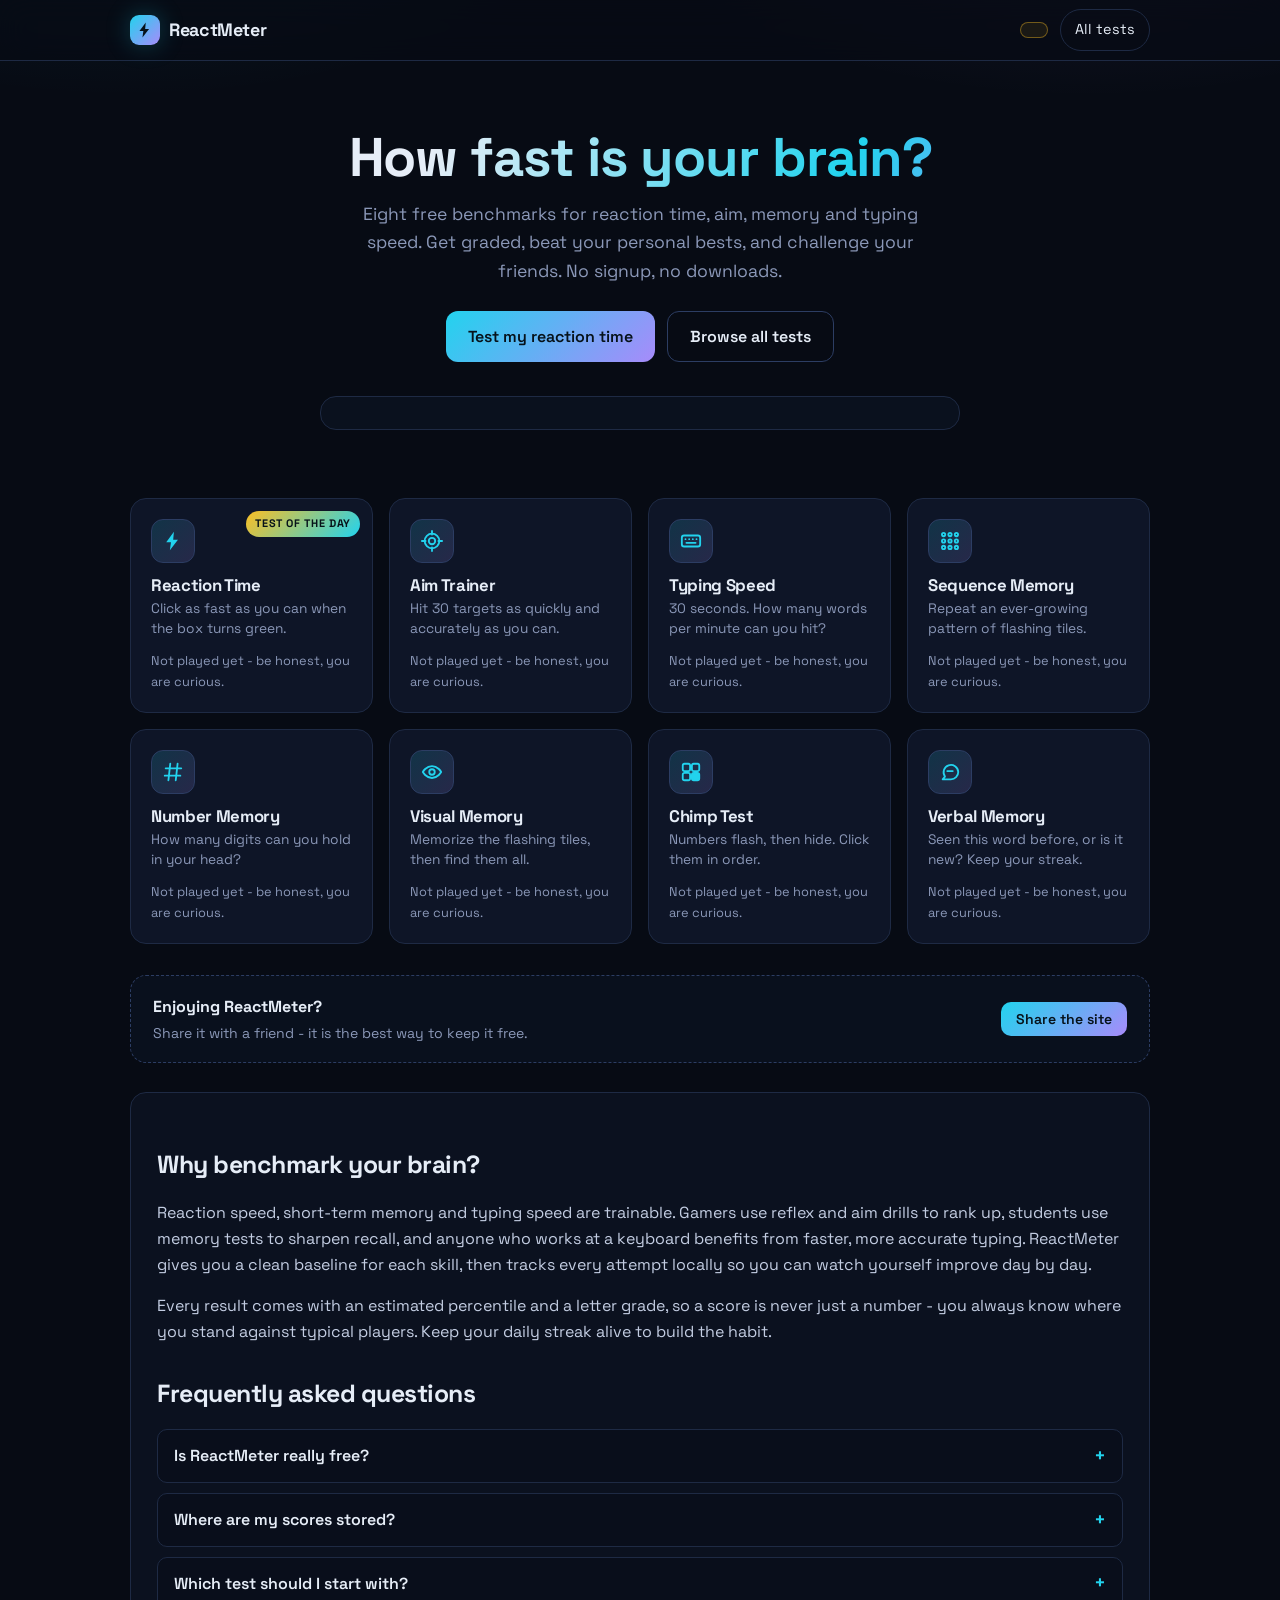
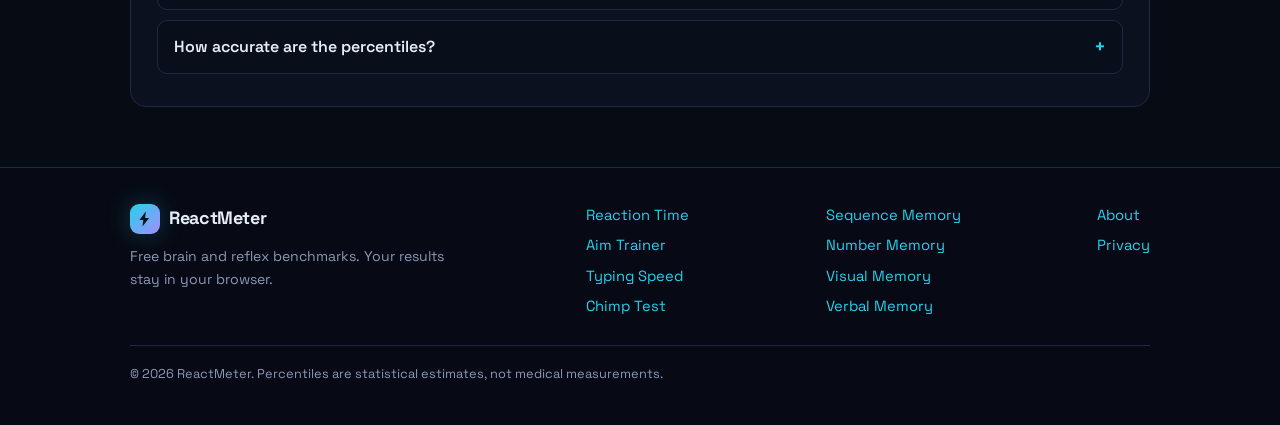
<file: index.html>
<!doctype html>
<html lang="en">
<head>
  <script async src="https://pagead2.googlesyndication.com/pagead/js/adsbygoogle.js?client=ca-pub-5571724991048565"
     crossorigin="anonymous"></script>
  <meta charset="utf-8">
  <meta name="viewport" content="width=device-width, initial-scale=1">
  <title>ReactMeter - Free Reaction Time, Memory &amp; Typing Speed Tests</title>
  <meta name="description" content="Test your reaction time, aim, memory and typing speed with 8 free brain benchmarks. Get graded, track personal bests, and challenge your friends. No signup.">
  <meta property="og:title" content="ReactMeter - How fast is your brain?">
  <meta property="og:description" content="8 free tests for reaction time, aim, memory and typing speed. Get graded and challenge your friends.">
  <meta property="og:type" content="website">
  <meta property="og:site_name" content="ReactMeter">
  <meta name="twitter:card" content="summary">
  <meta name="theme-color" content="#070b14">
  <link rel="icon" href="data:image/svg+xml,%3Csvg xmlns='http://www.w3.org/2000/svg' viewBox='0 0 24 24'%3E%3Crect width='24' height='24' rx='6' fill='%230b1120'/%3E%3Cpath d='M13 2 4.6 13.4h5.2L8.6 22l8.8-11.4h-5.2L13 2z' fill='%2322d3ee'/%3E%3C/svg%3E">
  <link rel="preconnect" href="https://fonts.googleapis.com">
  <link rel="preconnect" href="https://fonts.gstatic.com" crossorigin>
  <link href="https://fonts.googleapis.com/css2?family=Space+Grotesk:wght@400;500;600;700&amp;display=swap" rel="stylesheet">
  <link rel="stylesheet" href="css/site.css">
  <script type="application/ld+json">
  {
    "@context": "https://schema.org",
    "@type": "WebSite",
    "name": "ReactMeter",
    "description": "Free reaction time, memory, aim and typing speed tests."
  }
  </script>
</head>
<body data-root="">
  <header class="site-header">
  <script async src="https://pagead2.googlesyndication.com/pagead/js/adsbygoogle.js?client=ca-pub-5571724991048565"
     crossorigin="anonymous"></script>
    <div class="container header-in">
      <a class="brand" href="./">
        <span class="logo"><svg viewBox="0 0 24 24" width="18" height="18" fill="currentColor" aria-hidden="true"><path d="M13 2 4.6 13.4h5.2L8.6 22l8.8-11.4h-5.2L13 2z"/></svg></span>
        ReactMeter
      </a>
      <nav class="nav">
        <span class="streak-pill" id="streakPill" hidden></span>
        <details class="nav-drop">
          <summary>All tests</summary>
          <div class="menu">
            <a href="reaction-time/">Reaction Time</a>
            <a href="aim-trainer/">Aim Trainer</a>
            <a href="typing-test/">Typing Speed</a>
            <a href="sequence-memory/">Sequence Memory</a>
            <a href="number-memory/">Number Memory</a>
            <a href="visual-memory/">Visual Memory</a>
            <a href="chimp-test/">Chimp Test</a>
            <a href="verbal-memory/">Verbal Memory</a>
          </div>
        </details>
      </nav>
    </div>
  </header>

  <main class="container">
    <section class="hero">
      <h1>How fast is your brain?</h1>
      <p>Eight free benchmarks for reaction time, aim, memory and typing speed. Get graded, beat your personal bests, and challenge your friends. No signup, no downloads.</p>
      <div class="hero-cta">
        <a class="btn" href="reaction-time/">Test my reaction time</a>
        <a class="btn btn-ghost" href="#tests">Browse all tests</a>
      </div>
      <div class="stats-strip" id="statsStrip" hidden></div>
    </section>

    <section id="tests">
      <div class="tests-grid" id="testsGrid"></div>
    </section>

    <div class="ad-slot" data-ad="display"></div>

    <section class="card-soft content">
      <h2>Why benchmark your brain?</h2>
      <p>Reaction speed, short-term memory and typing speed are trainable. Gamers use reflex and aim drills to rank up, students use memory tests to sharpen recall, and anyone who works at a keyboard benefits from faster, more accurate typing. ReactMeter gives you a clean baseline for each skill, then tracks every attempt locally so you can watch yourself improve day by day.</p>
      <p>Every result comes with an estimated percentile and a letter grade, so a score is never just a number - you always know where you stand against typical players. Keep your daily streak alive to build the habit.</p>

      <h2>Frequently asked questions</h2>
      <div class="faq">
        <details>
          <summary>Is ReactMeter really free?</summary>
          <p>Yes. Every test is free, unlimited, and works on desktop and mobile. There is no account, no paywall and no install.</p>
        </details>
        <details>
          <summary>Where are my scores stored?</summary>
          <p>All results are stored locally in your browser (localStorage). Nothing is uploaded to a server, which also means your history will not follow you across devices.</p>
        </details>
        <details>
          <summary>Which test should I start with?</summary>
          <p>Reaction Time is the classic starting point - it takes under a minute. After that, try the Chimp Test if you want to be humbled by working memory, or the Typing Test if you live at a keyboard.</p>
        </details>
        <details>
          <summary>How accurate are the percentiles?</summary>
          <p>Percentiles are statistical estimates based on typical player distributions for tests of this kind. They are great for tracking progress and bragging rights, but they are not a clinical measurement.</p>
        </details>
      </div>
    </section>
  </main>

  <footer class="site-footer">
    <div class="container">
      <div class="foot-in">
        <div class="foot-brand">
          <a class="brand" href="./">
            <span class="logo"><svg viewBox="0 0 24 24" width="18" height="18" fill="currentColor" aria-hidden="true"><path d="M13 2 4.6 13.4h5.2L8.6 22l8.8-11.4h-5.2L13 2z"/></svg></span>
            ReactMeter
          </a>
          <p>Free brain and reflex benchmarks. Your results stay in your browser.</p>
        </div>
        <nav>
          <a href="reaction-time/">Reaction Time</a>
          <a href="aim-trainer/">Aim Trainer</a>
          <a href="typing-test/">Typing Speed</a>
          <a href="chimp-test/">Chimp Test</a>
        </nav>
        <nav>
          <a href="sequence-memory/">Sequence Memory</a>
          <a href="number-memory/">Number Memory</a>
          <a href="visual-memory/">Visual Memory</a>
          <a href="verbal-memory/">Verbal Memory</a>
        </nav>
        <nav>
          <a href="about/">About</a>
          <a href="privacy/">Privacy</a>
        </nav>
      </div>
      <p class="tiny foot-bottom">&copy; <span class="js-year"></span> ReactMeter. Percentiles are statistical estimates, not medical measurements.</p>
    </div>
  </footer>

  <noscript><p style="text-align:center;padding:20px">ReactMeter needs JavaScript to run its tests.</p></noscript>
  <script src="js/config.js"></script>
  <script src="js/core.js"></script>
  <script src="js/home.js"></script>
</body>
</html>
</file>
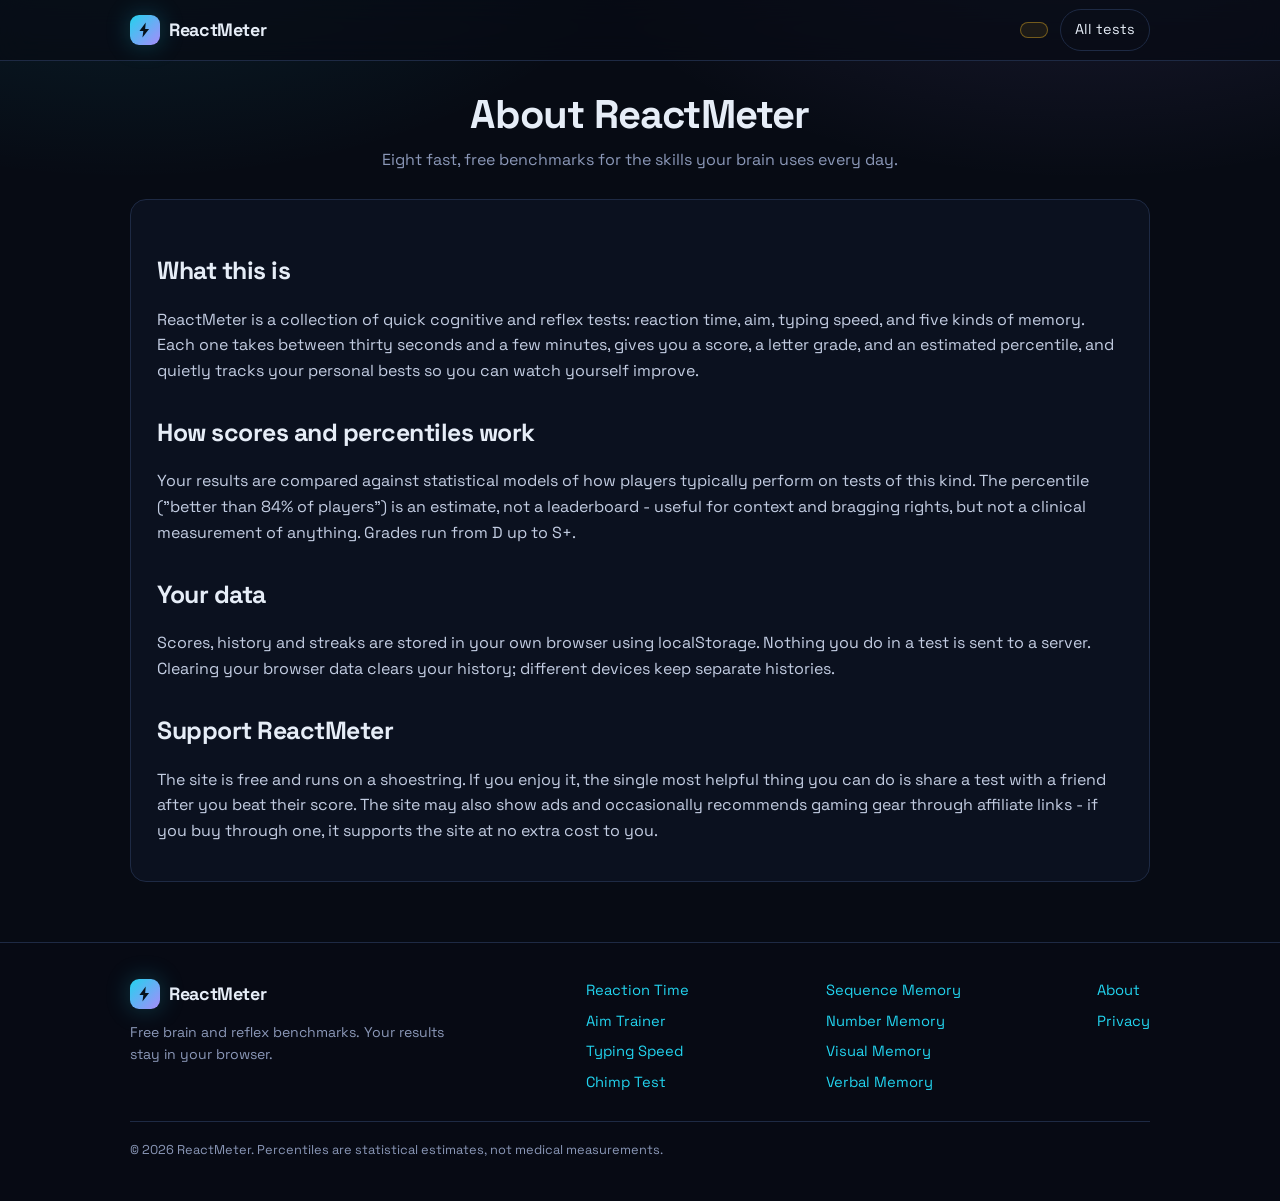
<file: about/index.html>
<!doctype html>
<html lang="en">
<head>
  <script async src="https://pagead2.googlesyndication.com/pagead/js/adsbygoogle.js?client=ca-pub-5571724991048565"
     crossorigin="anonymous"></script>
  <meta charset="utf-8">
  <meta name="viewport" content="width=device-width, initial-scale=1">
  <title>About ReactMeter - Free Brain &amp; Reflex Benchmarks</title>
  <meta name="description" content="ReactMeter is a free collection of reaction time, memory, aim and typing tests. No accounts, no tracking of your scores - everything stays in your browser.">
  <meta name="theme-color" content="#070b14">
  <link rel="icon" href="data:image/svg+xml,%3Csvg xmlns='http://www.w3.org/2000/svg' viewBox='0 0 24 24'%3E%3Crect width='24' height='24' rx='6' fill='%230b1120'/%3E%3Cpath d='M13 2 4.6 13.4h5.2L8.6 22l8.8-11.4h-5.2L13 2z' fill='%2322d3ee'/%3E%3C/svg%3E">
  <link rel="preconnect" href="https://fonts.googleapis.com">
  <link rel="preconnect" href="https://fonts.gstatic.com" crossorigin>
  <link href="https://fonts.googleapis.com/css2?family=Space+Grotesk:wght@400;500;600;700&amp;display=swap" rel="stylesheet">
  <link rel="stylesheet" href="../css/site.css">
</head>
<body data-root="../">
  <header class="site-header">
  <script async src="https://pagead2.googlesyndication.com/pagead/js/adsbygoogle.js?client=ca-pub-5571724991048565"
     crossorigin="anonymous"></script>
    <div class="container header-in">
      <a class="brand" href="../">
        <span class="logo"><svg viewBox="0 0 24 24" width="18" height="18" fill="currentColor" aria-hidden="true"><path d="M13 2 4.6 13.4h5.2L8.6 22l8.8-11.4h-5.2L13 2z"/></svg></span>
        ReactMeter
      </a>
      <nav class="nav">
        <span class="streak-pill" id="streakPill" hidden></span>
        <details class="nav-drop">
          <summary>All tests</summary>
          <div class="menu">
            <a href="../reaction-time/">Reaction Time</a>
            <a href="../aim-trainer/">Aim Trainer</a>
            <a href="../typing-test/">Typing Speed</a>
            <a href="../sequence-memory/">Sequence Memory</a>
            <a href="../number-memory/">Number Memory</a>
            <a href="../visual-memory/">Visual Memory</a>
            <a href="../chimp-test/">Chimp Test</a>
            <a href="../verbal-memory/">Verbal Memory</a>
          </div>
        </details>
      </nav>
    </div>
  </header>

  <main class="container">
    <section class="game-head">
      <h1>About ReactMeter</h1>
      <p>Eight fast, free benchmarks for the skills your brain uses every day.</p>
    </section>

    <section class="card-soft content">
      <h2>What this is</h2>
      <p>ReactMeter is a collection of quick cognitive and reflex tests: reaction time, aim, typing speed, and five kinds of memory. Each one takes between thirty seconds and a few minutes, gives you a score, a letter grade, and an estimated percentile, and quietly tracks your personal bests so you can watch yourself improve.</p>

      <h2>How scores and percentiles work</h2>
      <p>Your results are compared against statistical models of how players typically perform on tests of this kind. The percentile ("better than 84% of players") is an estimate, not a leaderboard - useful for context and bragging rights, but not a clinical measurement of anything. Grades run from D up to S+.</p>

      <h2>Your data</h2>
      <p>Scores, history and streaks are stored in your own browser using localStorage. Nothing you do in a test is sent to a server. Clearing your browser data clears your history; different devices keep separate histories.</p>

      <h2>Support ReactMeter</h2>
      <p>The site is free and runs on a shoestring. If you enjoy it, the single most helpful thing you can do is share a test with a friend after you beat their score. The site may also show ads and occasionally recommends gaming gear through affiliate links - if you buy through one, it supports the site at no extra cost to you.</p>
    </section>
  </main>

  <footer class="site-footer">
    <div class="container">
      <div class="foot-in">
        <div class="foot-brand">
          <a class="brand" href="../">
            <span class="logo"><svg viewBox="0 0 24 24" width="18" height="18" fill="currentColor" aria-hidden="true"><path d="M13 2 4.6 13.4h5.2L8.6 22l8.8-11.4h-5.2L13 2z"/></svg></span>
            ReactMeter
          </a>
          <p>Free brain and reflex benchmarks. Your results stay in your browser.</p>
        </div>
        <nav>
          <a href="../reaction-time/">Reaction Time</a>
          <a href="../aim-trainer/">Aim Trainer</a>
          <a href="../typing-test/">Typing Speed</a>
          <a href="../chimp-test/">Chimp Test</a>
        </nav>
        <nav>
          <a href="../sequence-memory/">Sequence Memory</a>
          <a href="../number-memory/">Number Memory</a>
          <a href="../visual-memory/">Visual Memory</a>
          <a href="../verbal-memory/">Verbal Memory</a>
        </nav>
        <nav>
          <a href="../about/">About</a>
          <a href="../privacy/">Privacy</a>
        </nav>
      </div>
      <p class="tiny foot-bottom">&copy; <span class="js-year"></span> ReactMeter. Percentiles are statistical estimates, not medical measurements.</p>
    </div>
  </footer>

  <script src="../js/config.js"></script>
  <script src="../js/core.js"></script>
</body>
</html>
</file>
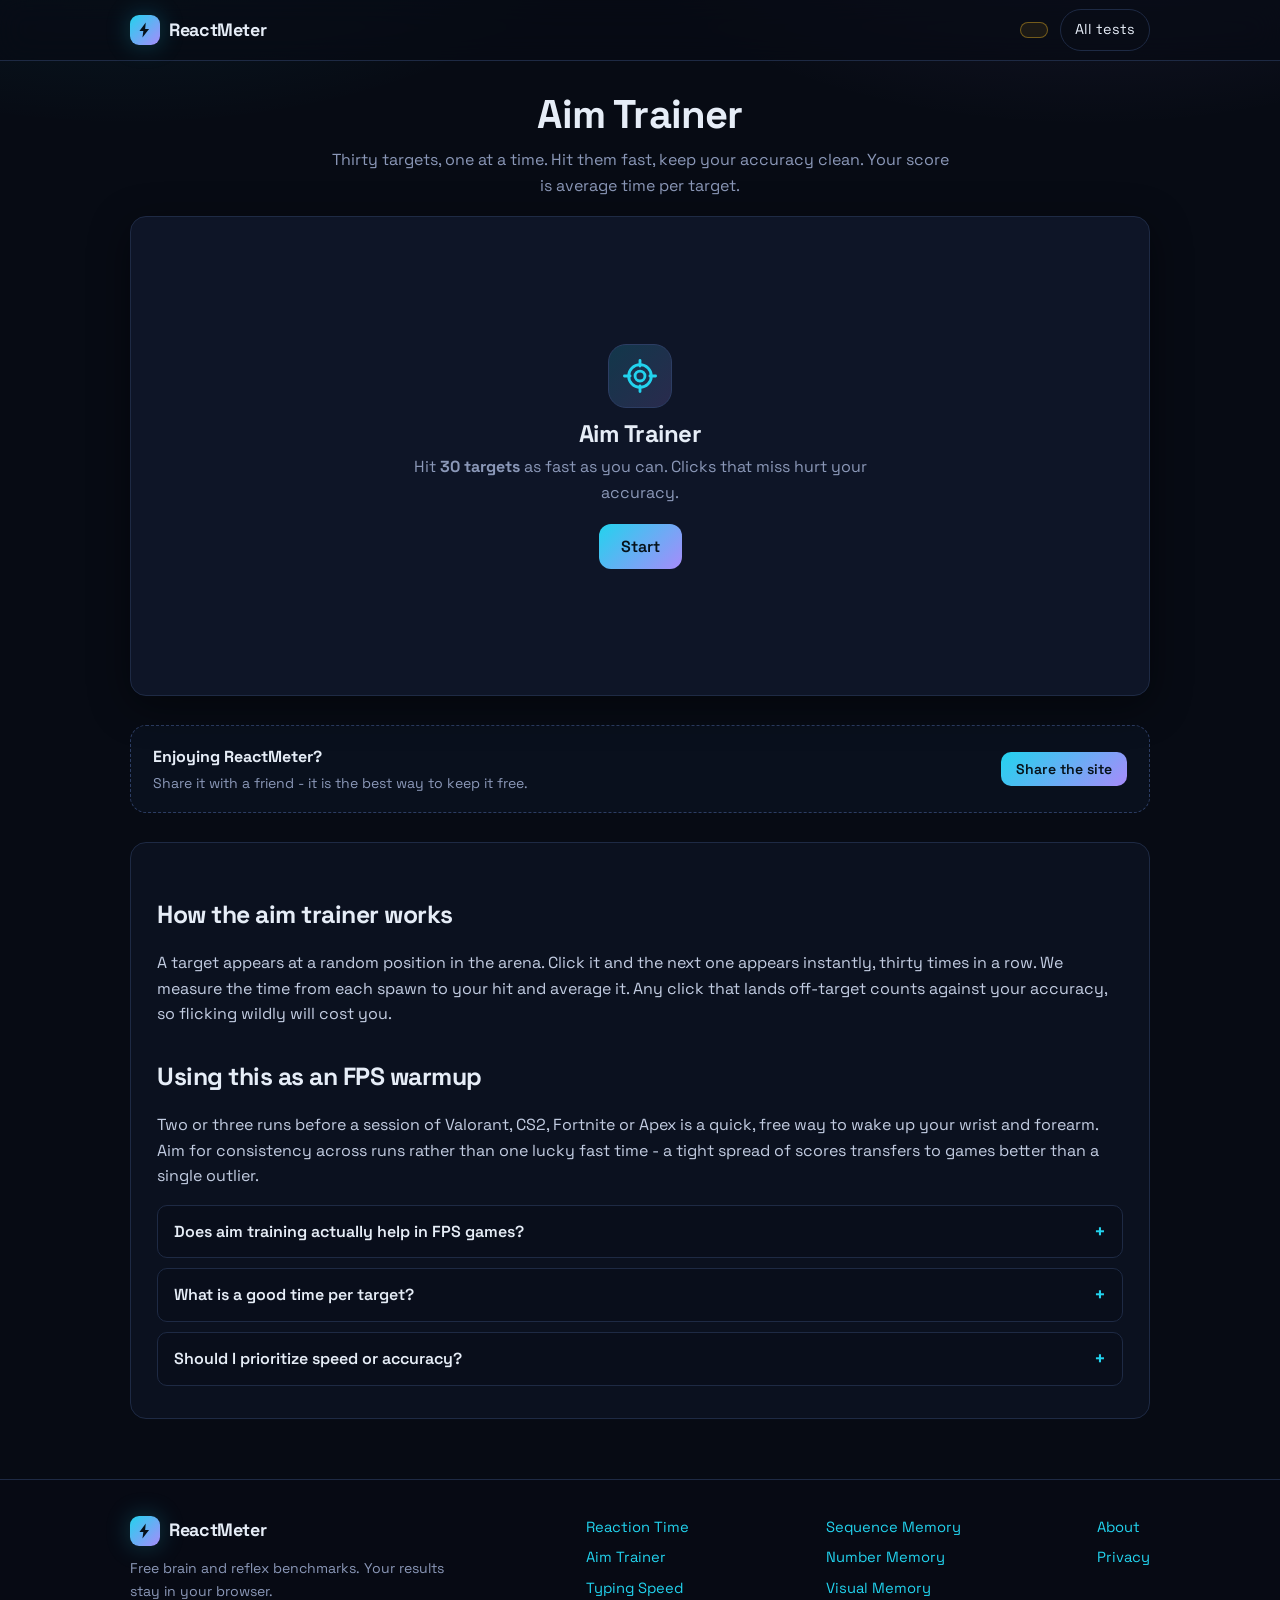
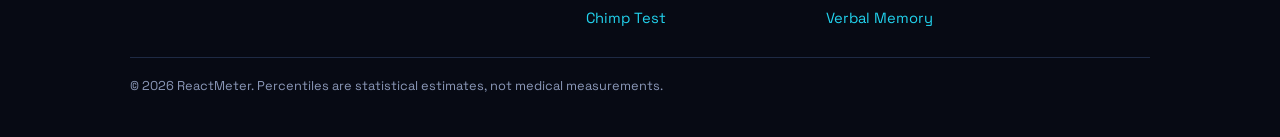
<file: aim-trainer/index.html>
<!doctype html>
<html lang="en">
<head>
  <script async src="https://pagead2.googlesyndication.com/pagead/js/adsbygoogle.js?client=ca-pub-5571724991048565"
     crossorigin="anonymous"></script>
  <meta charset="utf-8">
  <meta name="viewport" content="width=device-width, initial-scale=1">
  <title>Aim Trainer - Test Your Mouse Accuracy &amp; Click Speed | ReactMeter</title>
  <meta name="description" content="Free aim trainer. Hit 30 targets as fast as you can and measure your average time per target and accuracy. Perfect warmup for FPS games.">
  <meta property="og:title" content="Aim Trainer - ReactMeter">
  <meta property="og:description" content="Hit 30 targets as fast as you can. Measure speed and accuracy - the perfect FPS warmup.">
  <meta property="og:type" content="website">
  <meta property="og:site_name" content="ReactMeter">
  <meta name="twitter:card" content="summary">
  <meta name="theme-color" content="#070b14">
  <link rel="icon" href="data:image/svg+xml,%3Csvg xmlns='http://www.w3.org/2000/svg' viewBox='0 0 24 24'%3E%3Crect width='24' height='24' rx='6' fill='%230b1120'/%3E%3Cpath d='M13 2 4.6 13.4h5.2L8.6 22l8.8-11.4h-5.2L13 2z' fill='%2322d3ee'/%3E%3C/svg%3E">
  <link rel="preconnect" href="https://fonts.googleapis.com">
  <link rel="preconnect" href="https://fonts.gstatic.com" crossorigin>
  <link href="https://fonts.googleapis.com/css2?family=Space+Grotesk:wght@400;500;600;700&amp;display=swap" rel="stylesheet">
  <link rel="stylesheet" href="../css/site.css">
  <script type="application/ld+json">
  {
    "@context": "https://schema.org",
    "@type": "FAQPage",
    "mainEntity": [
      {
        "@type": "Question",
        "name": "Does aim training actually help in FPS games?",
        "acceptedAnswer": { "@type": "Answer", "text": "Yes. Target-switching drills build the same micro-corrections you use in shooters. Five minutes of warmup before playing measurably improves first-session accuracy for most players." }
      },
      {
        "@type": "Question",
        "name": "What is a good time per target?",
        "acceptedAnswer": { "@type": "Answer", "text": "Around 500 ms per target is typical for casual players. Regular FPS players land 300-400 ms, and dedicated aimers go below 280 ms while keeping accuracy above 95%." }
      },
      {
        "@type": "Question",
        "name": "Should I prioritize speed or accuracy?",
        "acceptedAnswer": { "@type": "Answer", "text": "Accuracy first. Speed follows naturally once your clicks are clean. Chasing pure speed with sloppy accuracy trains bad habits that are hard to unlearn." }
      }
    ]
  }
  </script>
</head>
<body data-root="../">
  <header class="site-header">
  <script async src="https://pagead2.googlesyndication.com/pagead/js/adsbygoogle.js?client=ca-pub-5571724991048565"
     crossorigin="anonymous"></script>
    <div class="container header-in">
      <a class="brand" href="../">
        <span class="logo"><svg viewBox="0 0 24 24" width="18" height="18" fill="currentColor" aria-hidden="true"><path d="M13 2 4.6 13.4h5.2L8.6 22l8.8-11.4h-5.2L13 2z"/></svg></span>
        ReactMeter
      </a>
      <nav class="nav">
        <span class="streak-pill" id="streakPill" hidden></span>
        <details class="nav-drop">
          <summary>All tests</summary>
          <div class="menu">
            <a href="../reaction-time/">Reaction Time</a>
            <a href="../aim-trainer/">Aim Trainer</a>
            <a href="../typing-test/">Typing Speed</a>
            <a href="../sequence-memory/">Sequence Memory</a>
            <a href="../number-memory/">Number Memory</a>
            <a href="../visual-memory/">Visual Memory</a>
            <a href="../chimp-test/">Chimp Test</a>
            <a href="../verbal-memory/">Verbal Memory</a>
          </div>
        </details>
      </nav>
    </div>
  </header>

  <main class="container">
    <section class="game-head">
      <h1>Aim Trainer</h1>
      <p>Thirty targets, one at a time. Hit them fast, keep your accuracy clean. Your score is average time per target.</p>
    </section>

    <section id="game" class="stage" aria-live="polite"></section>

    <div class="ad-slot" data-ad="display"></div>

    <section class="card-soft content">
      <h2>How the aim trainer works</h2>
      <p>A target appears at a random position in the arena. Click it and the next one appears instantly, thirty times in a row. We measure the time from each spawn to your hit and average it. Any click that lands off-target counts against your accuracy, so flicking wildly will cost you.</p>
      <h2>Using this as an FPS warmup</h2>
      <p>Two or three runs before a session of Valorant, CS2, Fortnite or Apex is a quick, free way to wake up your wrist and forearm. Aim for consistency across runs rather than one lucky fast time - a tight spread of scores transfers to games better than a single outlier.</p>
      <div class="faq">
        <details>
          <summary>Does aim training actually help in FPS games?</summary>
          <p>Yes. Target-switching drills build the same micro-corrections you use in shooters. Five minutes of warmup before playing measurably improves first-session accuracy for most players.</p>
        </details>
        <details>
          <summary>What is a good time per target?</summary>
          <p>Around 500 ms is typical for casual players. Regular FPS players land 300-400 ms, and dedicated aimers go below 280 ms while keeping accuracy above 95%.</p>
        </details>
        <details>
          <summary>Should I prioritize speed or accuracy?</summary>
          <p>Accuracy first. Speed follows naturally once your clicks are clean. Chasing speed with sloppy accuracy trains bad habits that are hard to unlearn.</p>
        </details>
      </div>
    </section>
  </main>

  <footer class="site-footer">
    <div class="container">
      <div class="foot-in">
        <div class="foot-brand">
          <a class="brand" href="../">
            <span class="logo"><svg viewBox="0 0 24 24" width="18" height="18" fill="currentColor" aria-hidden="true"><path d="M13 2 4.6 13.4h5.2L8.6 22l8.8-11.4h-5.2L13 2z"/></svg></span>
            ReactMeter
          </a>
          <p>Free brain and reflex benchmarks. Your results stay in your browser.</p>
        </div>
        <nav>
          <a href="../reaction-time/">Reaction Time</a>
          <a href="../aim-trainer/">Aim Trainer</a>
          <a href="../typing-test/">Typing Speed</a>
          <a href="../chimp-test/">Chimp Test</a>
        </nav>
        <nav>
          <a href="../sequence-memory/">Sequence Memory</a>
          <a href="../number-memory/">Number Memory</a>
          <a href="../visual-memory/">Visual Memory</a>
          <a href="../verbal-memory/">Verbal Memory</a>
        </nav>
        <nav>
          <a href="../about/">About</a>
          <a href="../privacy/">Privacy</a>
        </nav>
      </div>
      <p class="tiny foot-bottom">&copy; <span class="js-year"></span> ReactMeter. Percentiles are statistical estimates, not medical measurements.</p>
    </div>
  </footer>

  <script src="../js/config.js"></script>
  <script src="../js/core.js"></script>
  <script src="../js/games/aim.js"></script>
</body>
</html>
</file>
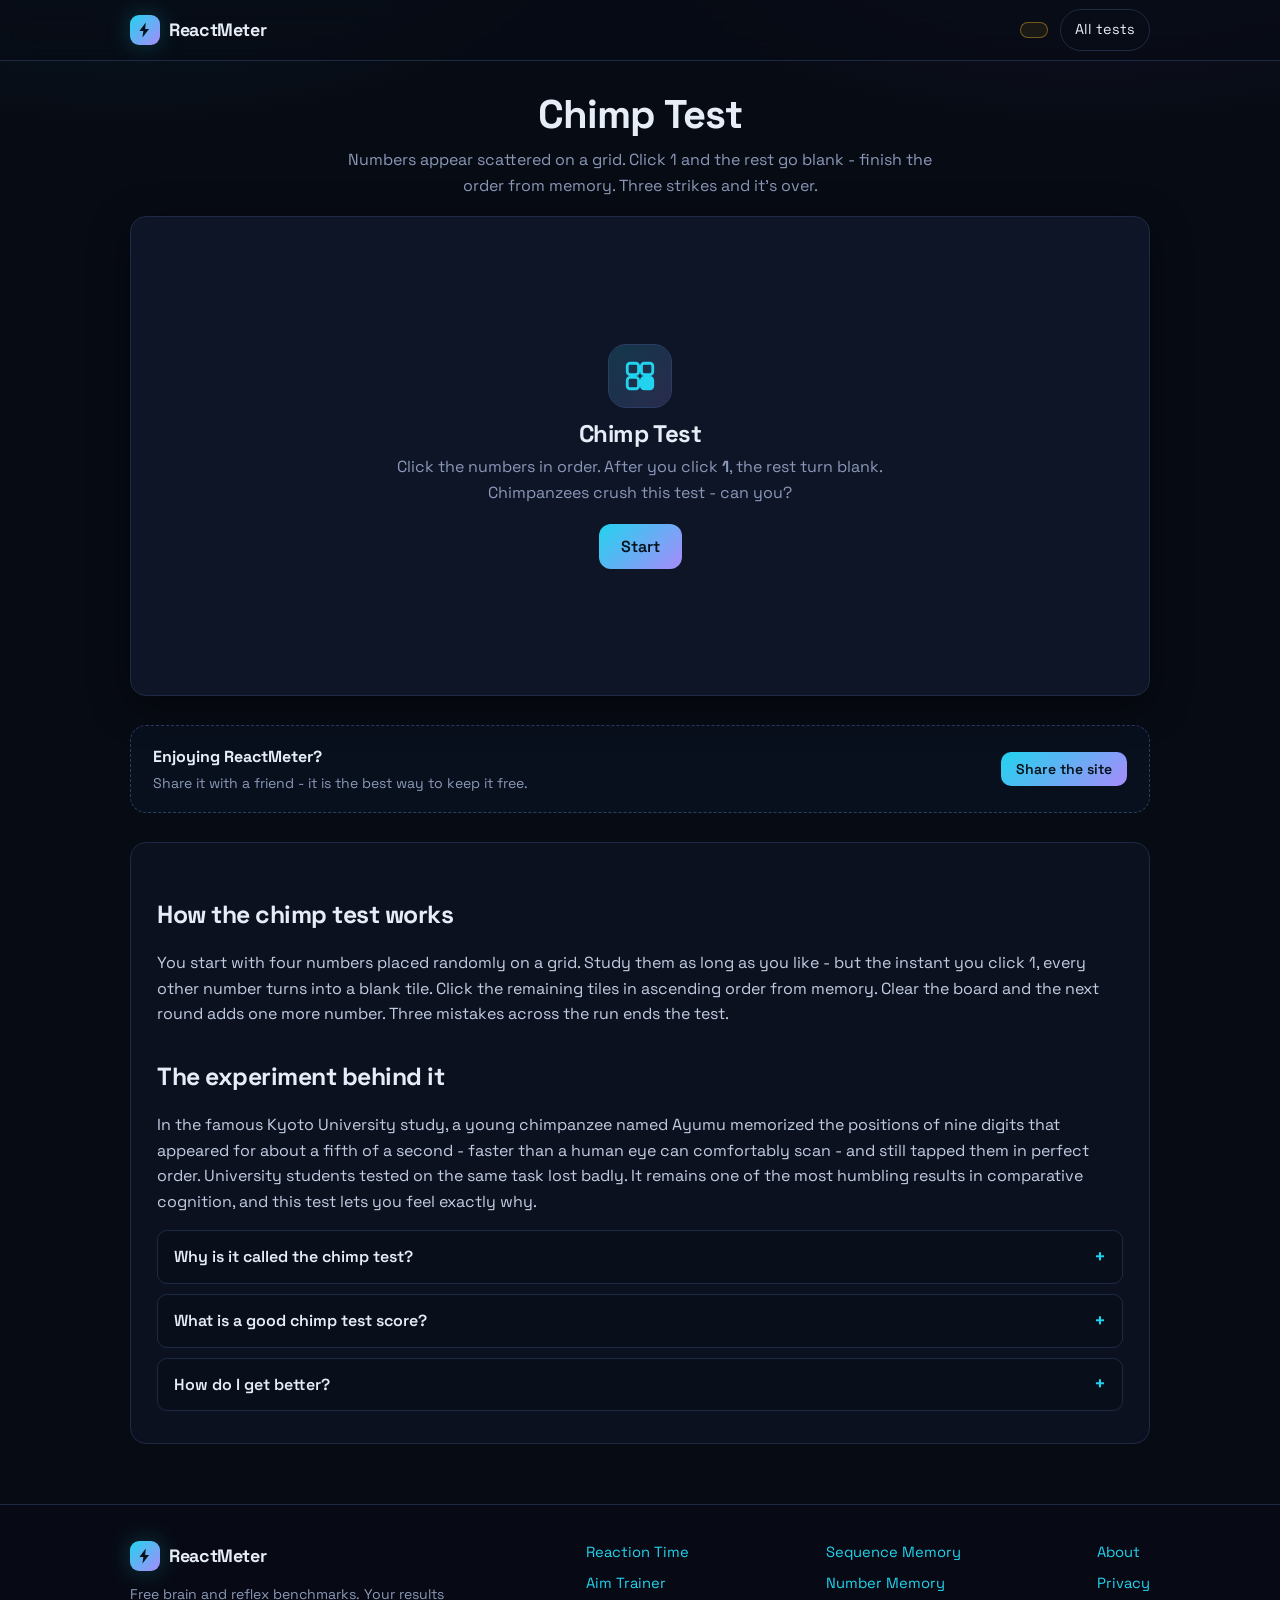
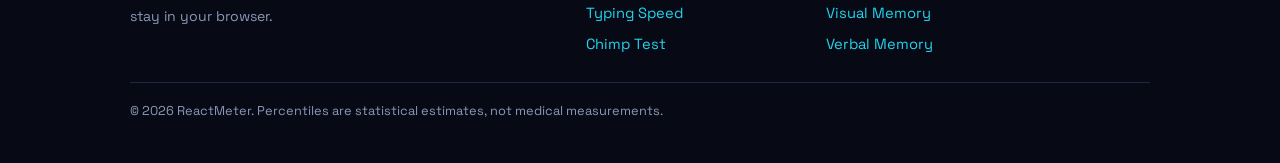
<file: chimp-test/index.html>
<!doctype html>
<html lang="en">
<head>
  <script async src="https://pagead2.googlesyndication.com/pagead/js/adsbygoogle.js?client=ca-pub-5571724991048565"
     crossorigin="anonymous"></script>
  <meta charset="utf-8">
  <meta name="viewport" content="width=device-width, initial-scale=1">
  <title>Chimp Test - Are You Smarter Than a Chimpanzee? | ReactMeter</title>
  <meta name="description" content="Take the famous chimp test. Numbers flash on screen, then hide - click them in order from memory. Chimpanzees beat most humans at this. Free, no signup.">
  <meta property="og:title" content="Chimp Test - ReactMeter">
  <meta property="og:description" content="Numbers flash, then hide. Click them in order. Chimps crush this test - can you keep up?">
  <meta property="og:type" content="website">
  <meta property="og:site_name" content="ReactMeter">
  <meta name="twitter:card" content="summary">
  <meta name="theme-color" content="#070b14">
  <link rel="icon" href="data:image/svg+xml,%3Csvg xmlns='http://www.w3.org/2000/svg' viewBox='0 0 24 24'%3E%3Crect width='24' height='24' rx='6' fill='%230b1120'/%3E%3Cpath d='M13 2 4.6 13.4h5.2L8.6 22l8.8-11.4h-5.2L13 2z' fill='%2322d3ee'/%3E%3C/svg%3E">
  <link rel="preconnect" href="https://fonts.googleapis.com">
  <link rel="preconnect" href="https://fonts.gstatic.com" crossorigin>
  <link href="https://fonts.googleapis.com/css2?family=Space+Grotesk:wght@400;500;600;700&amp;display=swap" rel="stylesheet">
  <link rel="stylesheet" href="../css/site.css">
  <script type="application/ld+json">
  {
    "@context": "https://schema.org",
    "@type": "FAQPage",
    "mainEntity": [
      {
        "@type": "Question",
        "name": "Why is it called the chimp test?",
        "acceptedAnswer": { "@type": "Answer", "text": "It recreates a famous experiment at Kyoto University where a chimpanzee named Ayumu outperformed university students at memorizing the positions of numbers shown for a fraction of a second. Young chimps appear to have extraordinary eidetic-like working memory." }
      },
      {
        "@type": "Question",
        "name": "What is a good chimp test score?",
        "acceptedAnswer": { "@type": "Answer", "text": "Most people manage around 9 numbers. Reaching 12-13 is roughly top 10%, and clearing 15 or more is exceptional. Ayumu the chimp handled 9 numbers shown for just 210 milliseconds - far faster exposure than this test allows you." }
      },
      {
        "@type": "Question",
        "name": "How do I get better at the chimp test?",
        "acceptedAnswer": { "@type": "Answer", "text": "Scan the numbers in order before your first click and rehearse the path your hand will travel, not the digits themselves. Treat it as one continuous route across the screen rather than separate locations." }
      }
    ]
  }
  </script>
</head>
<body data-root="../">
  <header class="site-header">
  <script async src="https://pagead2.googlesyndication.com/pagead/js/adsbygoogle.js?client=ca-pub-5571724991048565"
     crossorigin="anonymous"></script>
    <div class="container header-in">
      <a class="brand" href="../">
        <span class="logo"><svg viewBox="0 0 24 24" width="18" height="18" fill="currentColor" aria-hidden="true"><path d="M13 2 4.6 13.4h5.2L8.6 22l8.8-11.4h-5.2L13 2z"/></svg></span>
        ReactMeter
      </a>
      <nav class="nav">
        <span class="streak-pill" id="streakPill" hidden></span>
        <details class="nav-drop">
          <summary>All tests</summary>
          <div class="menu">
            <a href="../reaction-time/">Reaction Time</a>
            <a href="../aim-trainer/">Aim Trainer</a>
            <a href="../typing-test/">Typing Speed</a>
            <a href="../sequence-memory/">Sequence Memory</a>
            <a href="../number-memory/">Number Memory</a>
            <a href="../visual-memory/">Visual Memory</a>
            <a href="../chimp-test/">Chimp Test</a>
            <a href="../verbal-memory/">Verbal Memory</a>
          </div>
        </details>
      </nav>
    </div>
  </header>

  <main class="container">
    <section class="game-head">
      <h1>Chimp Test</h1>
      <p>Numbers appear scattered on a grid. Click 1 and the rest go blank - finish the order from memory. Three strikes and it's over.</p>
    </section>

    <section id="game" class="stage" aria-live="polite"></section>

    <div class="ad-slot" data-ad="display"></div>

    <section class="card-soft content">
      <h2>How the chimp test works</h2>
      <p>You start with four numbers placed randomly on a grid. Study them as long as you like - but the instant you click 1, every other number turns into a blank tile. Click the remaining tiles in ascending order from memory. Clear the board and the next round adds one more number. Three mistakes across the run ends the test.</p>
      <h2>The experiment behind it</h2>
      <p>In the famous Kyoto University study, a young chimpanzee named Ayumu memorized the positions of nine digits that appeared for about a fifth of a second - faster than a human eye can comfortably scan - and still tapped them in perfect order. University students tested on the same task lost badly. It remains one of the most humbling results in comparative cognition, and this test lets you feel exactly why.</p>
      <div class="faq">
        <details>
          <summary>Why is it called the chimp test?</summary>
          <p>It recreates the Kyoto University experiment where the chimp Ayumu outperformed university students at memorizing number positions shown for a fraction of a second.</p>
        </details>
        <details>
          <summary>What is a good chimp test score?</summary>
          <p>Most people manage around 9 numbers. Reaching 12-13 is roughly top 10%, and 15+ is exceptional.</p>
        </details>
        <details>
          <summary>How do I get better?</summary>
          <p>Scan the numbers in order before your first click and rehearse the path your hand will travel, not the digits. Treat it as one continuous route across the screen.</p>
        </details>
      </div>
    </section>
  </main>

  <footer class="site-footer">
    <div class="container">
      <div class="foot-in">
        <div class="foot-brand">
          <a class="brand" href="../">
            <span class="logo"><svg viewBox="0 0 24 24" width="18" height="18" fill="currentColor" aria-hidden="true"><path d="M13 2 4.6 13.4h5.2L8.6 22l8.8-11.4h-5.2L13 2z"/></svg></span>
            ReactMeter
          </a>
          <p>Free brain and reflex benchmarks. Your results stay in your browser.</p>
        </div>
        <nav>
          <a href="../reaction-time/">Reaction Time</a>
          <a href="../aim-trainer/">Aim Trainer</a>
          <a href="../typing-test/">Typing Speed</a>
          <a href="../chimp-test/">Chimp Test</a>
        </nav>
        <nav>
          <a href="../sequence-memory/">Sequence Memory</a>
          <a href="../number-memory/">Number Memory</a>
          <a href="../visual-memory/">Visual Memory</a>
          <a href="../verbal-memory/">Verbal Memory</a>
        </nav>
        <nav>
          <a href="../about/">About</a>
          <a href="../privacy/">Privacy</a>
        </nav>
      </div>
      <p class="tiny foot-bottom">&copy; <span class="js-year"></span> ReactMeter. Percentiles are statistical estimates, not medical measurements.</p>
    </div>
  </footer>

  <script src="../js/config.js"></script>
  <script src="../js/core.js"></script>
  <script src="../js/games/chimp.js"></script>
</body>
</html>
</file>
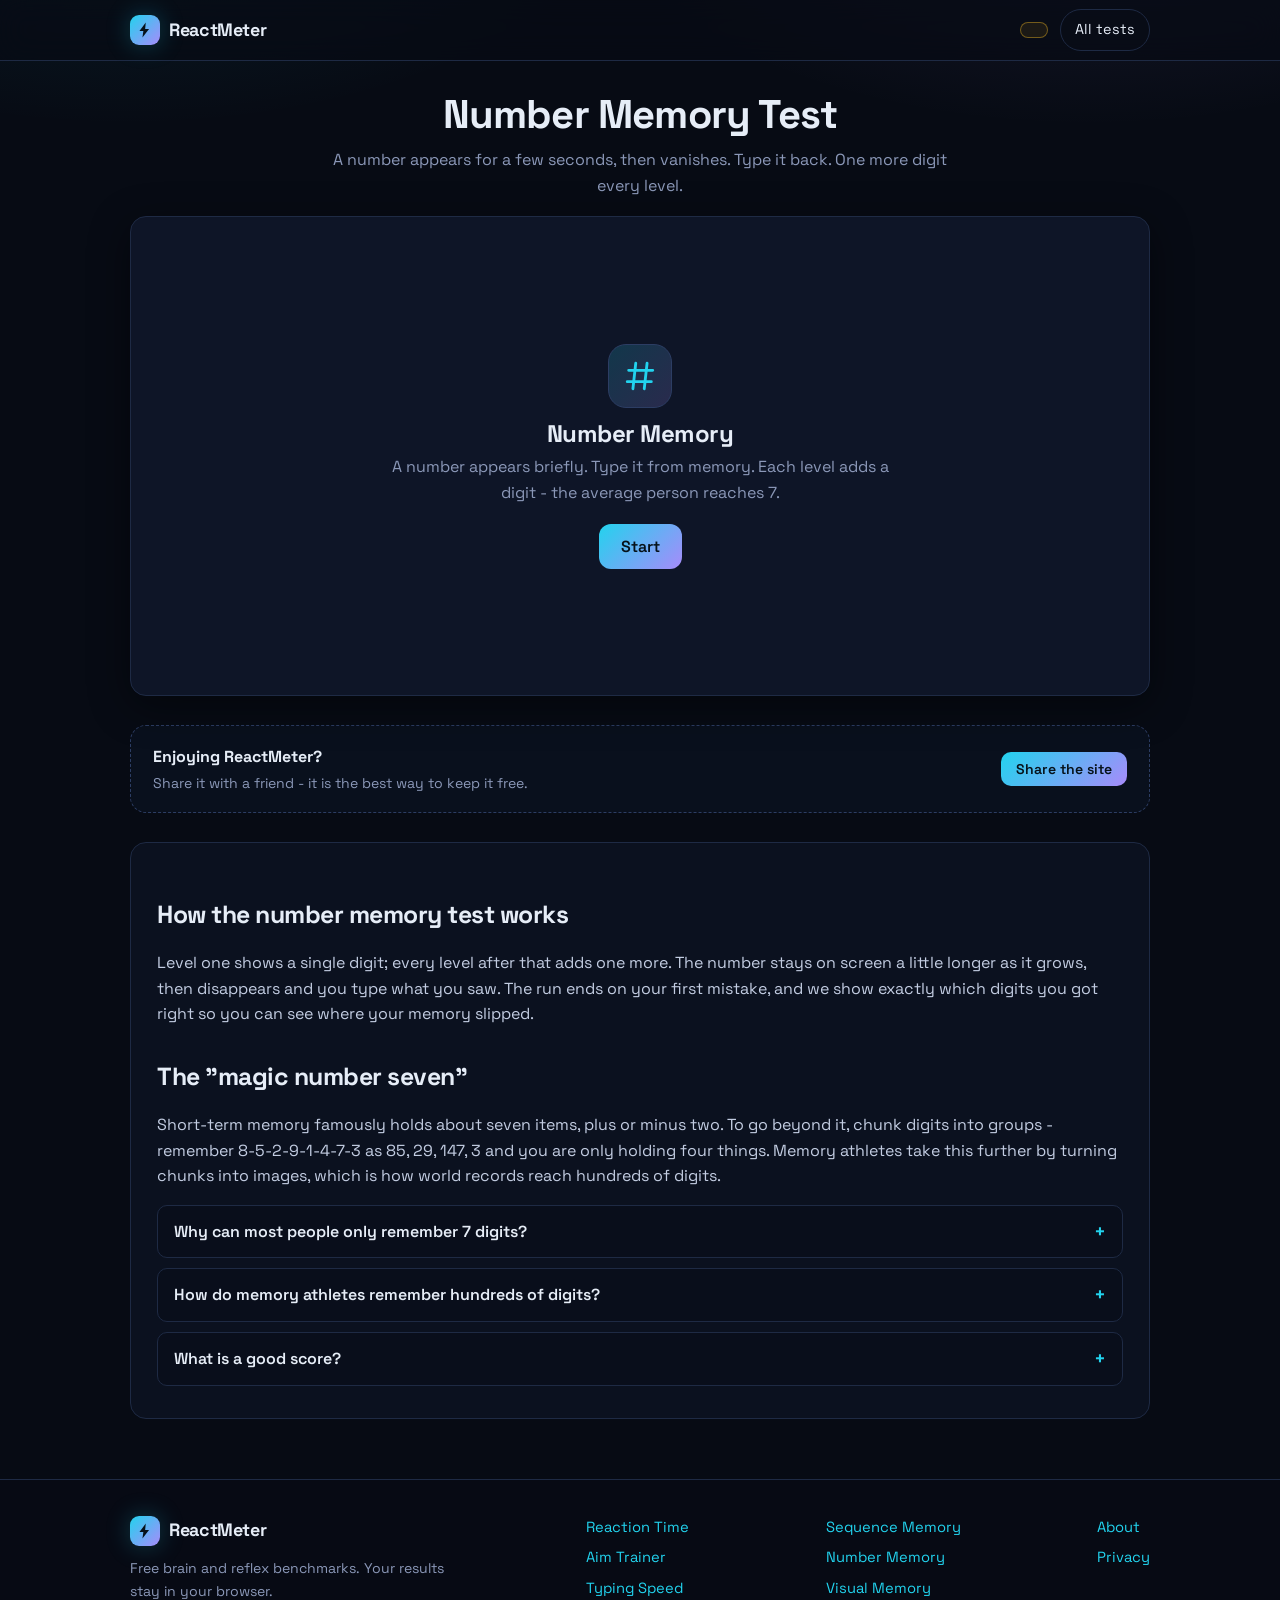
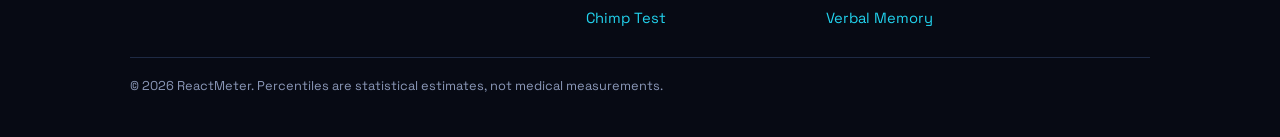
<file: number-memory/index.html>
<!doctype html>
<html lang="en">
<head>
  <script async src="https://pagead2.googlesyndication.com/pagead/js/adsbygoogle.js?client=ca-pub-5571724991048565"
     crossorigin="anonymous"></script>
  <meta charset="utf-8">
  <meta name="viewport" content="width=device-width, initial-scale=1">
  <title>Number Memory Test - How Many Digits Can You Remember? | ReactMeter</title>
  <meta name="description" content="Free number memory test. A number flashes briefly - type it from memory. Each level adds a digit. The average person remembers 7 digits.">
  <meta property="og:title" content="Number Memory Test - ReactMeter">
  <meta property="og:description" content="A number flashes, then disappears. The average person holds 7 digits - how many can you?">
  <meta property="og:type" content="website">
  <meta property="og:site_name" content="ReactMeter">
  <meta name="twitter:card" content="summary">
  <meta name="theme-color" content="#070b14">
  <link rel="icon" href="data:image/svg+xml,%3Csvg xmlns='http://www.w3.org/2000/svg' viewBox='0 0 24 24'%3E%3Crect width='24' height='24' rx='6' fill='%230b1120'/%3E%3Cpath d='M13 2 4.6 13.4h5.2L8.6 22l8.8-11.4h-5.2L13 2z' fill='%2322d3ee'/%3E%3C/svg%3E">
  <link rel="preconnect" href="https://fonts.googleapis.com">
  <link rel="preconnect" href="https://fonts.gstatic.com" crossorigin>
  <link href="https://fonts.googleapis.com/css2?family=Space+Grotesk:wght@400;500;600;700&amp;display=swap" rel="stylesheet">
  <link rel="stylesheet" href="../css/site.css">
  <script type="application/ld+json">
  {
    "@context": "https://schema.org",
    "@type": "FAQPage",
    "mainEntity": [
      {
        "@type": "Question",
        "name": "Why can most people only remember 7 digits?",
        "acceptedAnswer": { "@type": "Answer", "text": "Classic psychology research found short-term memory holds about 7 plus or minus 2 items. That is why phone numbers were designed to be 7 digits. Going beyond it requires chunking digits into larger meaningful groups." }
      },
      {
        "@type": "Question",
        "name": "How do memory athletes remember hundreds of digits?",
        "acceptedAnswer": { "@type": "Answer", "text": "They convert digits into images using systems like the Major system or PAO (person-action-object), then place those images along a memorized route. The digits become a story instead of raw data." }
      },
      {
        "@type": "Question",
        "name": "What is a good number memory score?",
        "acceptedAnswer": { "@type": "Answer", "text": "The average is 7 digits. Reaching 10-11 puts you in roughly the top 10%, and anything above 13 without a mnemonic technique is remarkable." }
      }
    ]
  }
  </script>
</head>
<body data-root="../">
  <header class="site-header">
  <script async src="https://pagead2.googlesyndication.com/pagead/js/adsbygoogle.js?client=ca-pub-5571724991048565"
     crossorigin="anonymous"></script>
    <div class="container header-in">
      <a class="brand" href="../">
        <span class="logo"><svg viewBox="0 0 24 24" width="18" height="18" fill="currentColor" aria-hidden="true"><path d="M13 2 4.6 13.4h5.2L8.6 22l8.8-11.4h-5.2L13 2z"/></svg></span>
        ReactMeter
      </a>
      <nav class="nav">
        <span class="streak-pill" id="streakPill" hidden></span>
        <details class="nav-drop">
          <summary>All tests</summary>
          <div class="menu">
            <a href="../reaction-time/">Reaction Time</a>
            <a href="../aim-trainer/">Aim Trainer</a>
            <a href="../typing-test/">Typing Speed</a>
            <a href="../sequence-memory/">Sequence Memory</a>
            <a href="../number-memory/">Number Memory</a>
            <a href="../visual-memory/">Visual Memory</a>
            <a href="../chimp-test/">Chimp Test</a>
            <a href="../verbal-memory/">Verbal Memory</a>
          </div>
        </details>
      </nav>
    </div>
  </header>

  <main class="container">
    <section class="game-head">
      <h1>Number Memory Test</h1>
      <p>A number appears for a few seconds, then vanishes. Type it back. One more digit every level.</p>
    </section>

    <section id="game" class="stage" aria-live="polite"></section>

    <div class="ad-slot" data-ad="display"></div>

    <section class="card-soft content">
      <h2>How the number memory test works</h2>
      <p>Level one shows a single digit; every level after that adds one more. The number stays on screen a little longer as it grows, then disappears and you type what you saw. The run ends on your first mistake, and we show exactly which digits you got right so you can see where your memory slipped.</p>
      <h2>The "magic number seven"</h2>
      <p>Short-term memory famously holds about seven items, plus or minus two. To go beyond it, chunk digits into groups - remember 8-5-2-9-1-4-7-3 as 85, 29, 147, 3 and you are only holding four things. Memory athletes take this further by turning chunks into images, which is how world records reach hundreds of digits.</p>
      <div class="faq">
        <details>
          <summary>Why can most people only remember 7 digits?</summary>
          <p>Classic research found short-term memory holds about 7 plus or minus 2 items - it is why phone numbers were designed to be 7 digits. Beating it requires chunking.</p>
        </details>
        <details>
          <summary>How do memory athletes remember hundreds of digits?</summary>
          <p>They convert digits into images using systems like the Major system or PAO, then place those images along a memorized route. The digits become a story instead of raw data.</p>
        </details>
        <details>
          <summary>What is a good score?</summary>
          <p>Average is 7 digits. Reaching 10-11 puts you in roughly the top 10%, and 13+ without a mnemonic technique is remarkable.</p>
        </details>
      </div>
    </section>
  </main>

  <footer class="site-footer">
    <div class="container">
      <div class="foot-in">
        <div class="foot-brand">
          <a class="brand" href="../">
            <span class="logo"><svg viewBox="0 0 24 24" width="18" height="18" fill="currentColor" aria-hidden="true"><path d="M13 2 4.6 13.4h5.2L8.6 22l8.8-11.4h-5.2L13 2z"/></svg></span>
            ReactMeter
          </a>
          <p>Free brain and reflex benchmarks. Your results stay in your browser.</p>
        </div>
        <nav>
          <a href="../reaction-time/">Reaction Time</a>
          <a href="../aim-trainer/">Aim Trainer</a>
          <a href="../typing-test/">Typing Speed</a>
          <a href="../chimp-test/">Chimp Test</a>
        </nav>
        <nav>
          <a href="../sequence-memory/">Sequence Memory</a>
          <a href="../number-memory/">Number Memory</a>
          <a href="../visual-memory/">Visual Memory</a>
          <a href="../verbal-memory/">Verbal Memory</a>
        </nav>
        <nav>
          <a href="../about/">About</a>
          <a href="../privacy/">Privacy</a>
        </nav>
      </div>
      <p class="tiny foot-bottom">&copy; <span class="js-year"></span> ReactMeter. Percentiles are statistical estimates, not medical measurements.</p>
    </div>
  </footer>

  <script src="../js/config.js"></script>
  <script src="../js/core.js"></script>
  <script src="../js/games/number.js"></script>
</body>
</html>
</file>
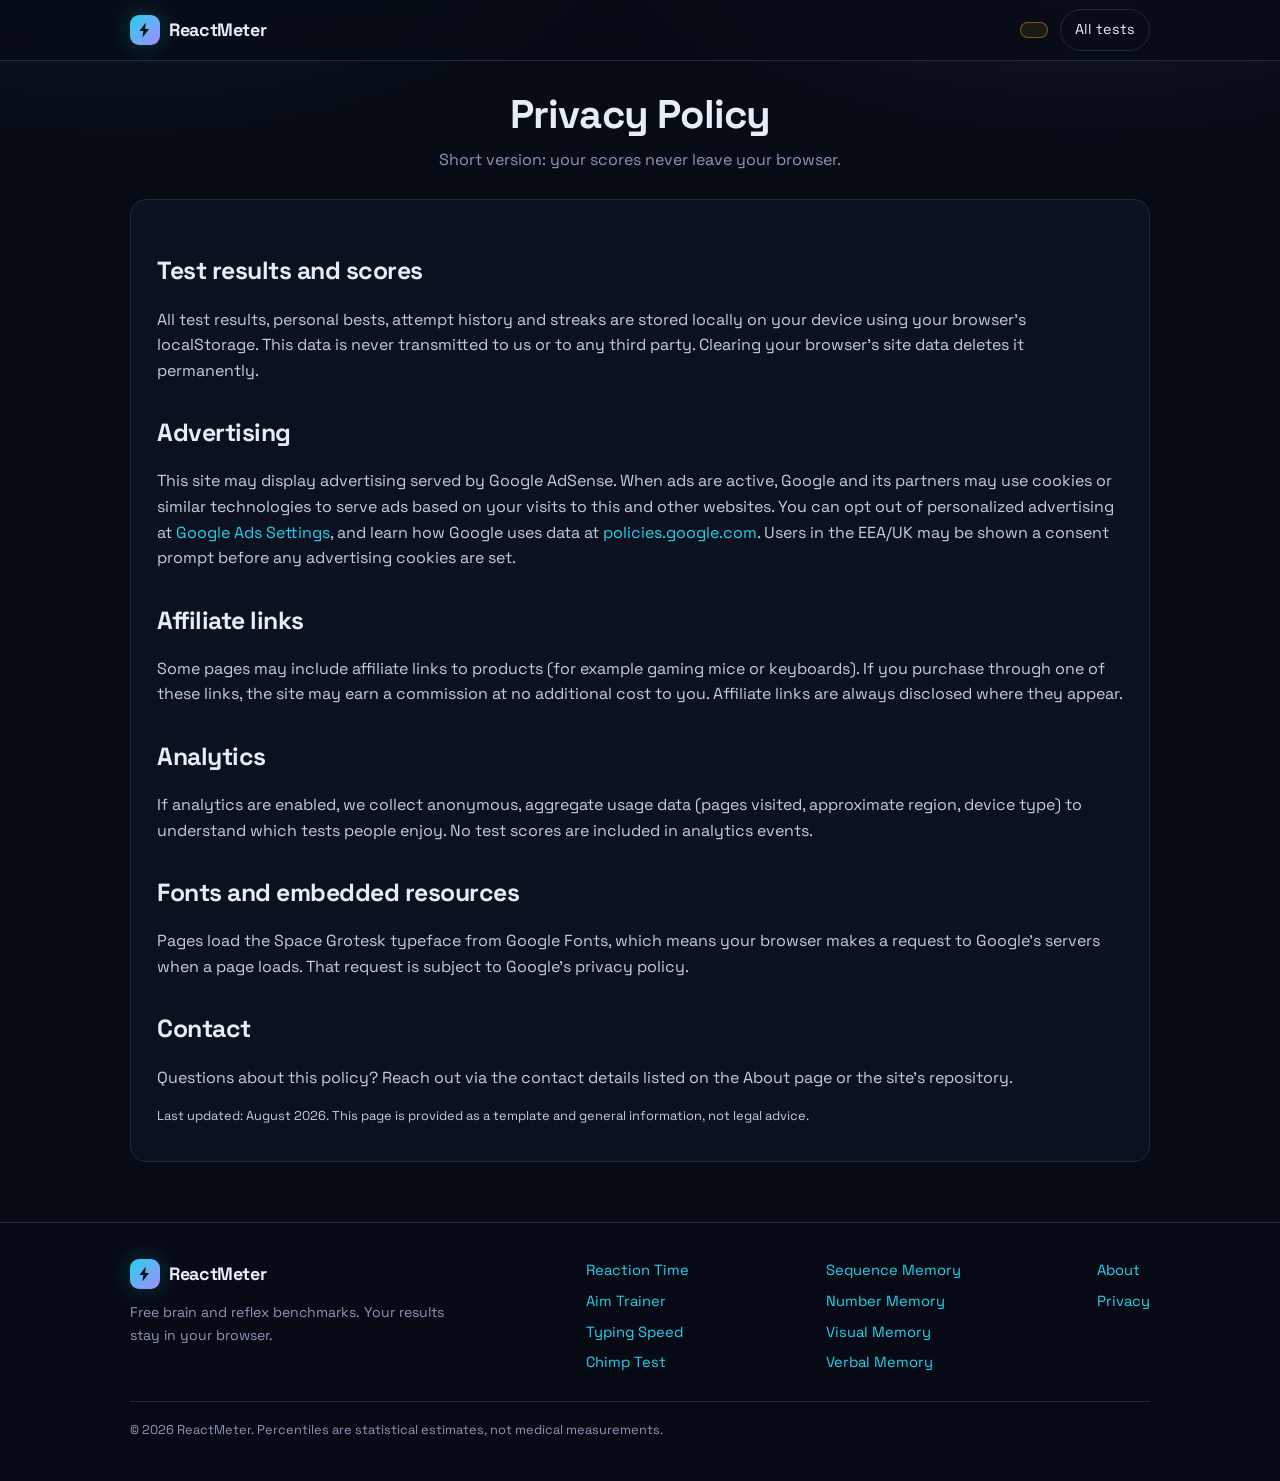
<file: privacy/index.html>
<!doctype html>
<html lang="en">
<head>
  <script async src="https://pagead2.googlesyndication.com/pagead/js/adsbygoogle.js?client=ca-pub-5571724991048565"
     crossorigin="anonymous"></script>
  <meta charset="utf-8">
  <meta name="viewport" content="width=device-width, initial-scale=1">
  <title>Privacy Policy | ReactMeter</title>
  <meta name="description" content="ReactMeter privacy policy. Your test scores stay in your browser. Details on localStorage, advertising cookies and analytics.">
  <meta name="robots" content="noindex, follow">
  <meta name="theme-color" content="#070b14">
  <link rel="icon" href="data:image/svg+xml,%3Csvg xmlns='http://www.w3.org/2000/svg' viewBox='0 0 24 24'%3E%3Crect width='24' height='24' rx='6' fill='%230b1120'/%3E%3Cpath d='M13 2 4.6 13.4h5.2L8.6 22l8.8-11.4h-5.2L13 2z' fill='%2322d3ee'/%3E%3C/svg%3E">
  <link rel="preconnect" href="https://fonts.googleapis.com">
  <link rel="preconnect" href="https://fonts.gstatic.com" crossorigin>
  <link href="https://fonts.googleapis.com/css2?family=Space+Grotesk:wght@400;500;600;700&amp;display=swap" rel="stylesheet">
  <link rel="stylesheet" href="../css/site.css">
</head>
<body data-root="../">
  <header class="site-header">
  <script async src="https://pagead2.googlesyndication.com/pagead/js/adsbygoogle.js?client=ca-pub-5571724991048565"
     crossorigin="anonymous"></script>
    <div class="container header-in">
      <a class="brand" href="../">
        <span class="logo"><svg viewBox="0 0 24 24" width="18" height="18" fill="currentColor" aria-hidden="true"><path d="M13 2 4.6 13.4h5.2L8.6 22l8.8-11.4h-5.2L13 2z"/></svg></span>
        ReactMeter
      </a>
      <nav class="nav">
        <span class="streak-pill" id="streakPill" hidden></span>
        <details class="nav-drop">
          <summary>All tests</summary>
          <div class="menu">
            <a href="../reaction-time/">Reaction Time</a>
            <a href="../aim-trainer/">Aim Trainer</a>
            <a href="../typing-test/">Typing Speed</a>
            <a href="../sequence-memory/">Sequence Memory</a>
            <a href="../number-memory/">Number Memory</a>
            <a href="../visual-memory/">Visual Memory</a>
            <a href="../chimp-test/">Chimp Test</a>
            <a href="../verbal-memory/">Verbal Memory</a>
          </div>
        </details>
      </nav>
    </div>
  </header>

  <main class="container">
    <section class="game-head">
      <h1>Privacy Policy</h1>
      <p>Short version: your scores never leave your browser.</p>
    </section>

    <section class="card-soft content">
      <h2>Test results and scores</h2>
      <p>All test results, personal bests, attempt history and streaks are stored locally on your device using your browser's localStorage. This data is never transmitted to us or to any third party. Clearing your browser's site data deletes it permanently.</p>

      <h2>Advertising</h2>
      <p>This site may display advertising served by Google AdSense. When ads are active, Google and its partners may use cookies or similar technologies to serve ads based on your visits to this and other websites. You can opt out of personalized advertising at <a href="https://adssettings.google.com" rel="noopener" target="_blank">Google Ads Settings</a>, and learn how Google uses data at <a href="https://policies.google.com/technologies/partner-sites" rel="noopener" target="_blank">policies.google.com</a>. Users in the EEA/UK may be shown a consent prompt before any advertising cookies are set.</p>

      <h2>Affiliate links</h2>
      <p>Some pages may include affiliate links to products (for example gaming mice or keyboards). If you purchase through one of these links, the site may earn a commission at no additional cost to you. Affiliate links are always disclosed where they appear.</p>

      <h2>Analytics</h2>
      <p>If analytics are enabled, we collect anonymous, aggregate usage data (pages visited, approximate region, device type) to understand which tests people enjoy. No test scores are included in analytics events.</p>

      <h2>Fonts and embedded resources</h2>
      <p>Pages load the Space Grotesk typeface from Google Fonts, which means your browser makes a request to Google's servers when a page loads. That request is subject to Google's privacy policy.</p>

      <h2>Contact</h2>
      <p>Questions about this policy? Reach out via the contact details listed on the About page or the site's repository.</p>

      <p class="tiny">Last updated: August 2026. This page is provided as a template and general information, not legal advice.</p>
    </section>
  </main>

  <footer class="site-footer">
    <div class="container">
      <div class="foot-in">
        <div class="foot-brand">
          <a class="brand" href="../">
            <span class="logo"><svg viewBox="0 0 24 24" width="18" height="18" fill="currentColor" aria-hidden="true"><path d="M13 2 4.6 13.4h5.2L8.6 22l8.8-11.4h-5.2L13 2z"/></svg></span>
            ReactMeter
          </a>
          <p>Free brain and reflex benchmarks. Your results stay in your browser.</p>
        </div>
        <nav>
          <a href="../reaction-time/">Reaction Time</a>
          <a href="../aim-trainer/">Aim Trainer</a>
          <a href="../typing-test/">Typing Speed</a>
          <a href="../chimp-test/">Chimp Test</a>
        </nav>
        <nav>
          <a href="../sequence-memory/">Sequence Memory</a>
          <a href="../number-memory/">Number Memory</a>
          <a href="../visual-memory/">Visual Memory</a>
          <a href="../verbal-memory/">Verbal Memory</a>
        </nav>
        <nav>
          <a href="../about/">About</a>
          <a href="../privacy/">Privacy</a>
        </nav>
      </div>
      <p class="tiny foot-bottom">&copy; <span class="js-year"></span> ReactMeter. Percentiles are statistical estimates, not medical measurements.</p>
    </div>
  </footer>

  <script src="../js/config.js"></script>
  <script src="../js/core.js"></script>
</body>
</html>
</file>
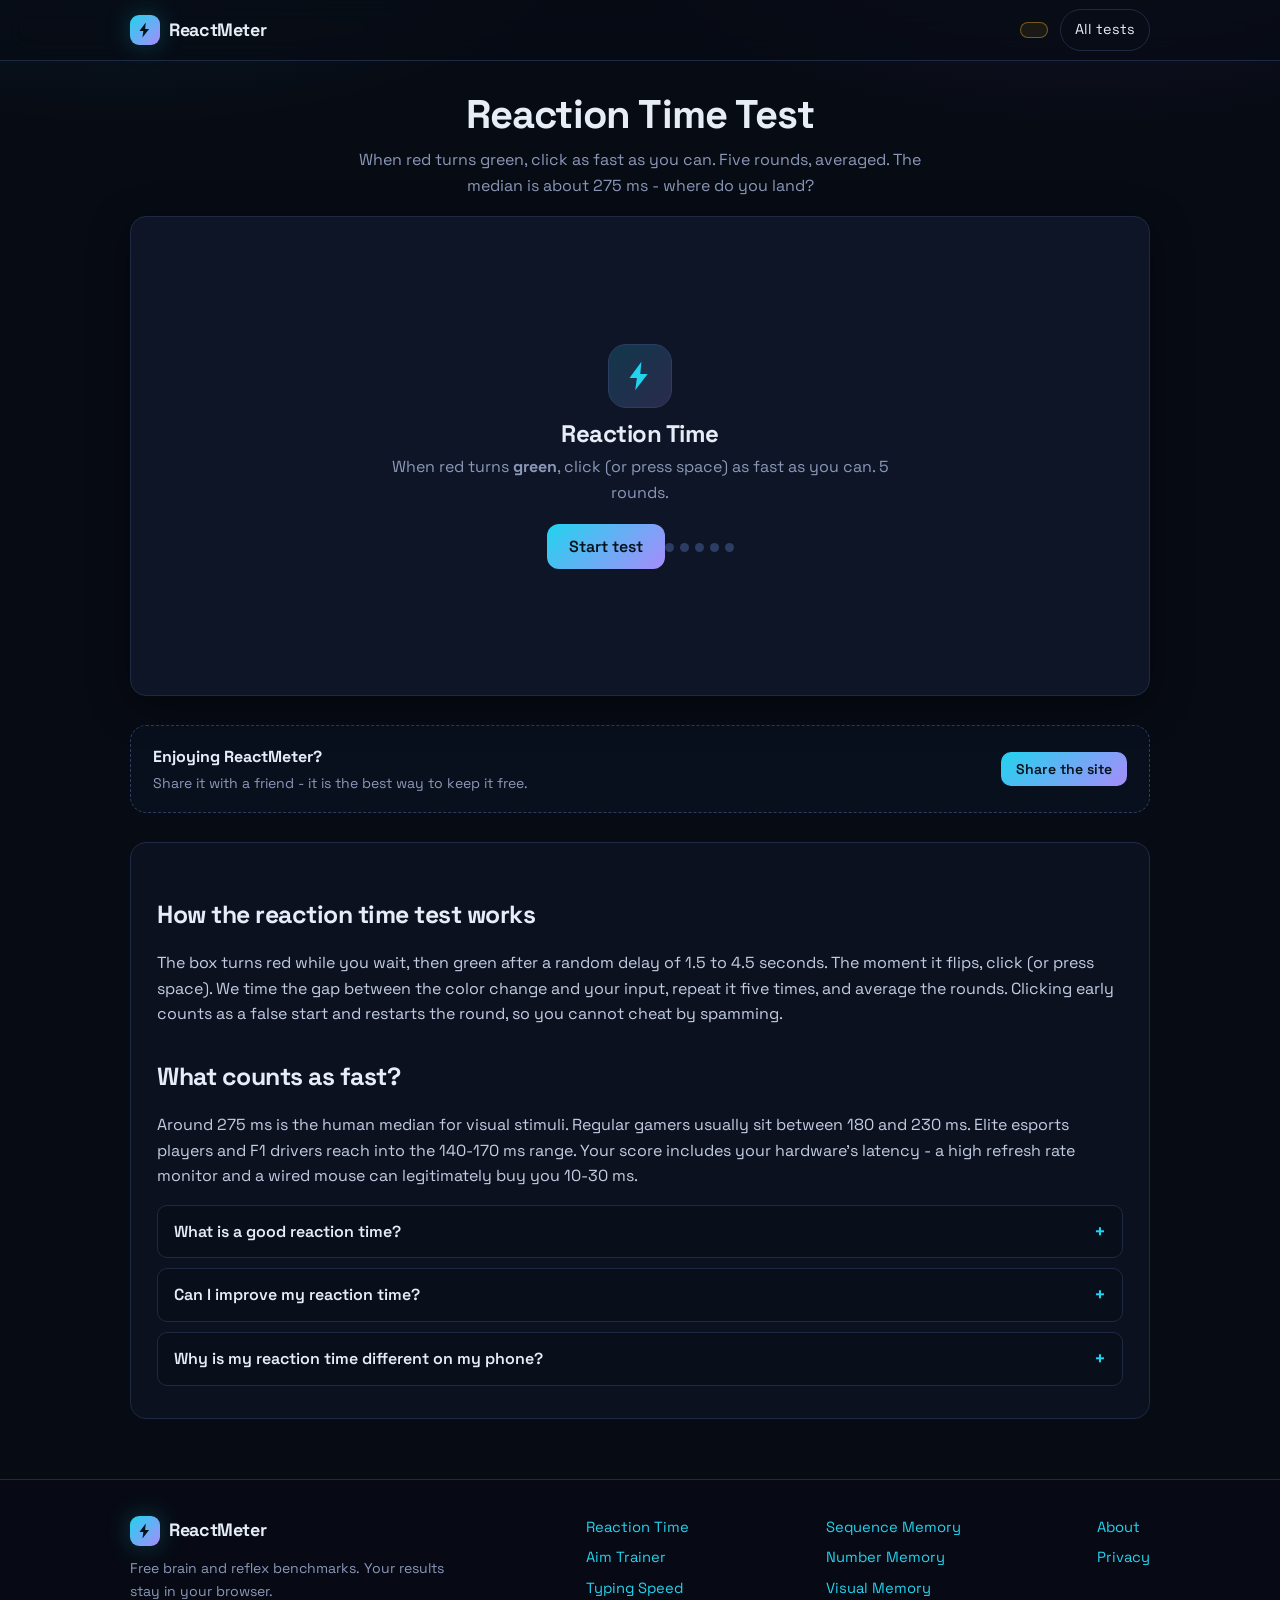
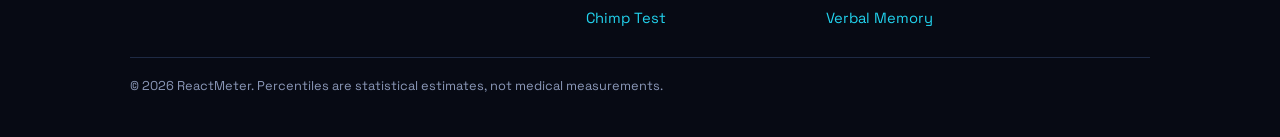
<file: reaction-time/index.html>
<!doctype html>
<html lang="en">
<head>
  <script async src="https://pagead2.googlesyndication.com/pagead/js/adsbygoogle.js?client=ca-pub-5571724991048565"
     crossorigin="anonymous"></script>
  <meta charset="utf-8">
  <meta name="viewport" content="width=device-width, initial-scale=1">
  <title>Reaction Time Test - Check Your Reflexes in Milliseconds | ReactMeter</title>
  <meta name="description" content="Free reaction time test. Click when the screen turns green and measure your reflexes in milliseconds over 5 rounds. See your grade, percentile and personal best.">
  <meta property="og:title" content="Reaction Time Test - ReactMeter">
  <meta property="og:description" content="Measure your reflexes in milliseconds over 5 rounds. Average is 275 ms - can you beat it?">
  <meta property="og:type" content="website">
  <meta property="og:site_name" content="ReactMeter">
  <meta name="twitter:card" content="summary">
  <meta name="theme-color" content="#070b14">
  <link rel="icon" href="data:image/svg+xml,%3Csvg xmlns='http://www.w3.org/2000/svg' viewBox='0 0 24 24'%3E%3Crect width='24' height='24' rx='6' fill='%230b1120'/%3E%3Cpath d='M13 2 4.6 13.4h5.2L8.6 22l8.8-11.4h-5.2L13 2z' fill='%2322d3ee'/%3E%3C/svg%3E">
  <link rel="preconnect" href="https://fonts.googleapis.com">
  <link rel="preconnect" href="https://fonts.gstatic.com" crossorigin>
  <link href="https://fonts.googleapis.com/css2?family=Space+Grotesk:wght@400;500;600;700&amp;display=swap" rel="stylesheet">
  <link rel="stylesheet" href="../css/site.css">
  <script type="application/ld+json">
  {
    "@context": "https://schema.org",
    "@type": "FAQPage",
    "mainEntity": [
      {
        "@type": "Question",
        "name": "What is a good reaction time?",
        "acceptedAnswer": { "@type": "Answer", "text": "The median human reaction time to a visual stimulus is around 250-280 milliseconds. Under 200 ms is excellent, and competitive gamers often average 150-190 ms. Anything under 100 ms on this kind of test is usually luck or anticipation rather than a true reaction." }
      },
      {
        "@type": "Question",
        "name": "Can I improve my reaction time?",
        "acceptedAnswer": { "@type": "Answer", "text": "Yes, to a point. Sleep, hydration, caffeine timing and regular practice all measurably improve reaction speed. Most people can shave 20-40 ms off their average with consistent daily practice, though genetics set the floor." }
      },
      {
        "@type": "Question",
        "name": "Why is my reaction time different on my phone?",
        "acceptedAnswer": { "@type": "Answer", "text": "Touchscreens add input latency and screens differ in refresh rate. For your fastest scores, use a desktop with a high refresh rate monitor and a mouse. Compare scores on the same device for fair tracking." }
      }
    ]
  }
  </script>
</head>
<body data-root="../">
  <header class="site-header">
  <script async src="https://pagead2.googlesyndication.com/pagead/js/adsbygoogle.js?client=ca-pub-5571724991048565"
     crossorigin="anonymous"></script>
    <div class="container header-in">
      <a class="brand" href="../">
        <span class="logo"><svg viewBox="0 0 24 24" width="18" height="18" fill="currentColor" aria-hidden="true"><path d="M13 2 4.6 13.4h5.2L8.6 22l8.8-11.4h-5.2L13 2z"/></svg></span>
        ReactMeter
      </a>
      <nav class="nav">
        <span class="streak-pill" id="streakPill" hidden></span>
        <details class="nav-drop">
          <summary>All tests</summary>
          <div class="menu">
            <a href="../reaction-time/">Reaction Time</a>
            <a href="../aim-trainer/">Aim Trainer</a>
            <a href="../typing-test/">Typing Speed</a>
            <a href="../sequence-memory/">Sequence Memory</a>
            <a href="../number-memory/">Number Memory</a>
            <a href="../visual-memory/">Visual Memory</a>
            <a href="../chimp-test/">Chimp Test</a>
            <a href="../verbal-memory/">Verbal Memory</a>
          </div>
        </details>
      </nav>
    </div>
  </header>

  <main class="container">
    <section class="game-head">
      <h1>Reaction Time Test</h1>
      <p>When red turns green, click as fast as you can. Five rounds, averaged. The median is about 275 ms - where do you land?</p>
    </section>

    <section id="game" class="stage" aria-live="polite"></section>

    <div class="ad-slot" data-ad="display"></div>

    <section class="card-soft content">
      <h2>How the reaction time test works</h2>
      <p>The box turns red while you wait, then green after a random delay of 1.5 to 4.5 seconds. The moment it flips, click (or press space). We time the gap between the color change and your input, repeat it five times, and average the rounds. Clicking early counts as a false start and restarts the round, so you cannot cheat by spamming.</p>
      <h2>What counts as fast?</h2>
      <p>Around 275 ms is the human median for visual stimuli. Regular gamers usually sit between 180 and 230 ms. Elite esports players and F1 drivers reach into the 140-170 ms range. Your score includes your hardware's latency - a high refresh rate monitor and a wired mouse can legitimately buy you 10-30 ms.</p>
      <div class="faq">
        <details>
          <summary>What is a good reaction time?</summary>
          <p>The median is around 250-280 ms. Under 200 ms is excellent, and competitive gamers often average 150-190 ms. Under 100 ms is usually anticipation, not reaction.</p>
        </details>
        <details>
          <summary>Can I improve my reaction time?</summary>
          <p>Yes, to a point. Sleep, hydration, caffeine timing and daily practice all help. Most people can shave 20-40 ms off their average with consistent practice, though genetics set the floor.</p>
        </details>
        <details>
          <summary>Why is my reaction time different on my phone?</summary>
          <p>Touchscreens add input latency and refresh rates differ. For your fastest scores use a desktop with a high refresh monitor and a mouse - and always compare scores from the same device.</p>
        </details>
      </div>
    </section>
  </main>

  <footer class="site-footer">
    <div class="container">
      <div class="foot-in">
        <div class="foot-brand">
          <a class="brand" href="../">
            <span class="logo"><svg viewBox="0 0 24 24" width="18" height="18" fill="currentColor" aria-hidden="true"><path d="M13 2 4.6 13.4h5.2L8.6 22l8.8-11.4h-5.2L13 2z"/></svg></span>
            ReactMeter
          </a>
          <p>Free brain and reflex benchmarks. Your results stay in your browser.</p>
        </div>
        <nav>
          <a href="../reaction-time/">Reaction Time</a>
          <a href="../aim-trainer/">Aim Trainer</a>
          <a href="../typing-test/">Typing Speed</a>
          <a href="../chimp-test/">Chimp Test</a>
        </nav>
        <nav>
          <a href="../sequence-memory/">Sequence Memory</a>
          <a href="../number-memory/">Number Memory</a>
          <a href="../visual-memory/">Visual Memory</a>
          <a href="../verbal-memory/">Verbal Memory</a>
        </nav>
        <nav>
          <a href="../about/">About</a>
          <a href="../privacy/">Privacy</a>
        </nav>
      </div>
      <p class="tiny foot-bottom">&copy; <span class="js-year"></span> ReactMeter. Percentiles are statistical estimates, not medical measurements.</p>
    </div>
  </footer>

  <script src="../js/config.js"></script>
  <script src="../js/core.js"></script>
  <script src="../js/games/reaction.js"></script>
</body>
</html>
</file>
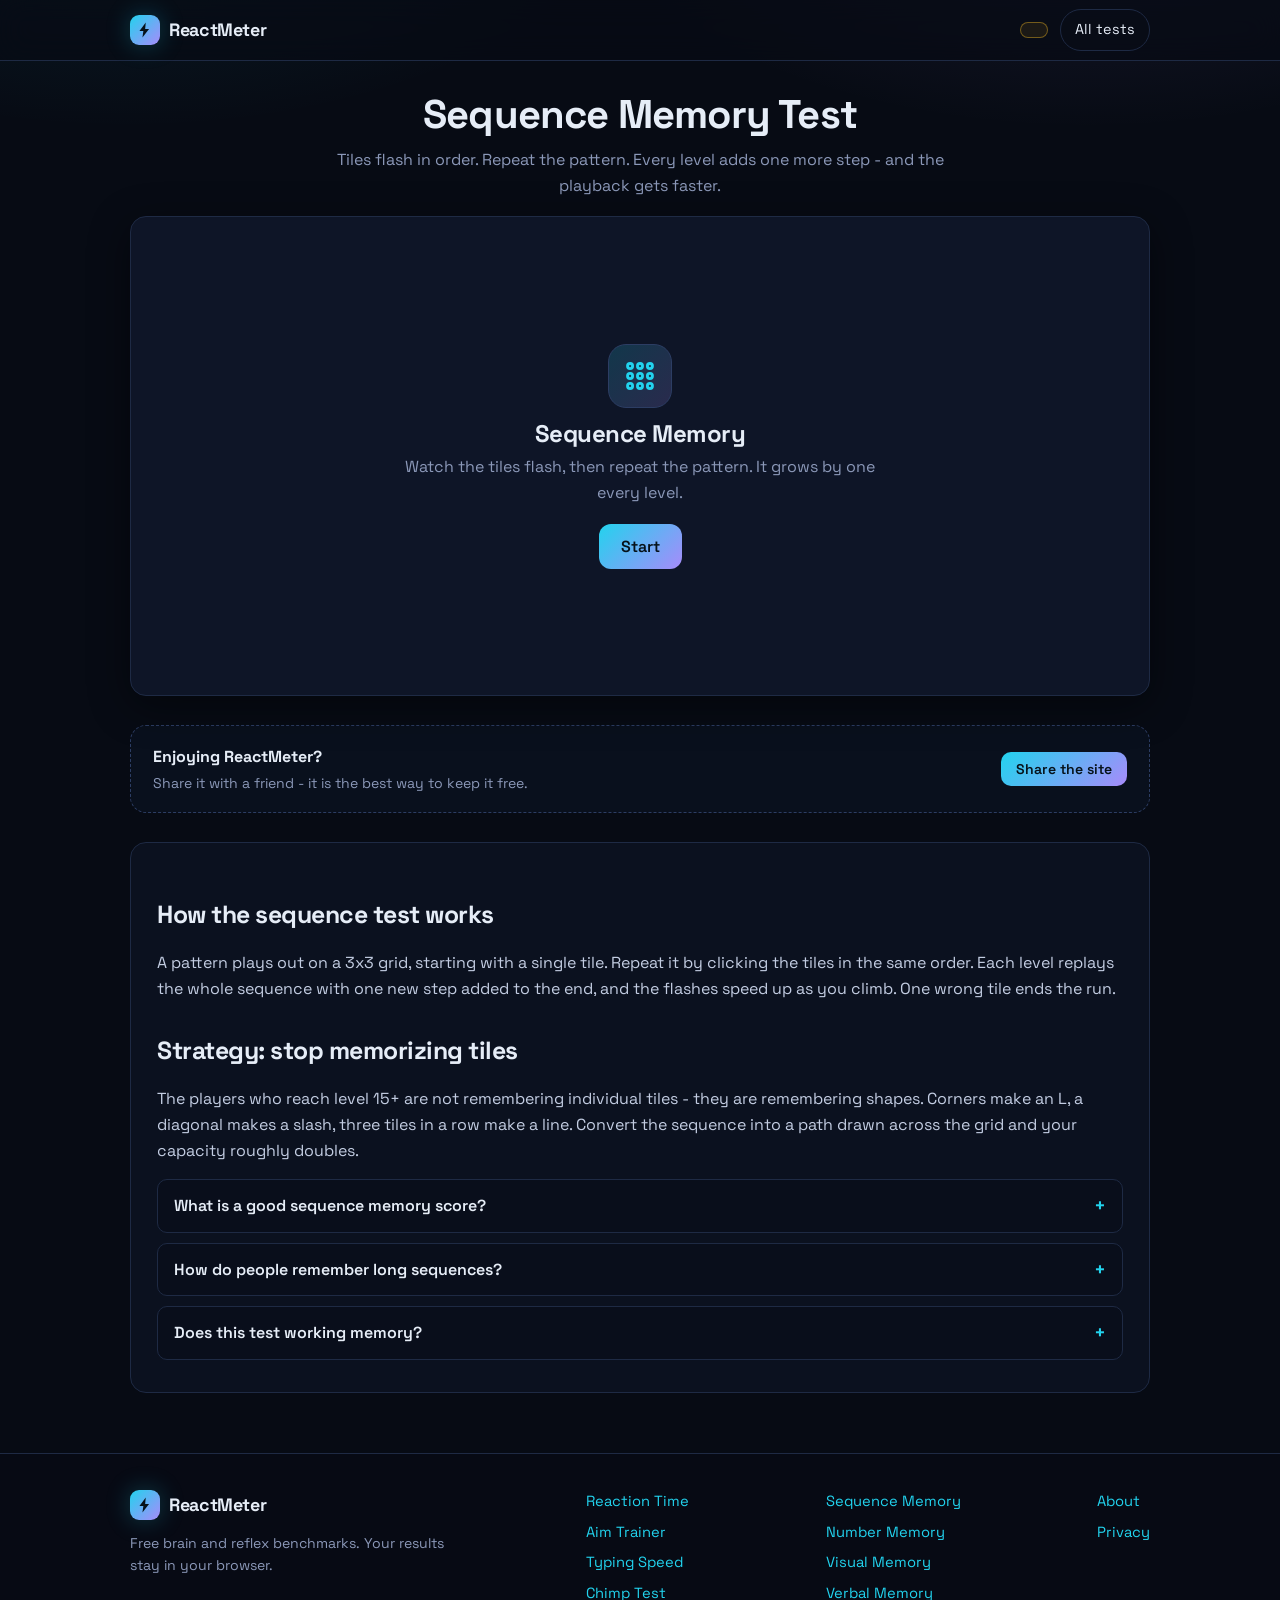
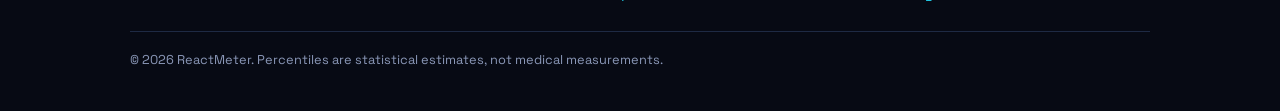
<file: sequence-memory/index.html>
<!doctype html>
<html lang="en">
<head>
  <script async src="https://pagead2.googlesyndication.com/pagead/js/adsbygoogle.js?client=ca-pub-5571724991048565"
     crossorigin="anonymous"></script>
  <meta charset="utf-8">
  <meta name="viewport" content="width=device-width, initial-scale=1">
  <title>Sequence Memory Test - How Long a Pattern Can You Repeat? | ReactMeter</title>
  <meta name="description" content="Free sequence memory test. Watch the tiles flash, repeat the pattern, and see how many levels you survive. The average person reaches level 8.">
  <meta property="og:title" content="Sequence Memory Test - ReactMeter">
  <meta property="og:description" content="Watch the pattern, repeat it, survive as long as you can. Average is level 8.">
  <meta property="og:type" content="website">
  <meta property="og:site_name" content="ReactMeter">
  <meta name="twitter:card" content="summary">
  <meta name="theme-color" content="#070b14">
  <link rel="icon" href="data:image/svg+xml,%3Csvg xmlns='http://www.w3.org/2000/svg' viewBox='0 0 24 24'%3E%3Crect width='24' height='24' rx='6' fill='%230b1120'/%3E%3Cpath d='M13 2 4.6 13.4h5.2L8.6 22l8.8-11.4h-5.2L13 2z' fill='%2322d3ee'/%3E%3C/svg%3E">
  <link rel="preconnect" href="https://fonts.googleapis.com">
  <link rel="preconnect" href="https://fonts.gstatic.com" crossorigin>
  <link href="https://fonts.googleapis.com/css2?family=Space+Grotesk:wght@400;500;600;700&amp;display=swap" rel="stylesheet">
  <link rel="stylesheet" href="../css/site.css">
  <script type="application/ld+json">
  {
    "@context": "https://schema.org",
    "@type": "FAQPage",
    "mainEntity": [
      {
        "@type": "Question",
        "name": "What is a good sequence memory score?",
        "acceptedAnswer": { "@type": "Answer", "text": "Most people fail somewhere around level 8. Reaching level 12 or higher puts you in roughly the top 10% of players, and level 20+ is exceptional." }
      },
      {
        "@type": "Question",
        "name": "How do people remember long sequences?",
        "acceptedAnswer": { "@type": "Answer", "text": "Chunking. Instead of nine separate tiles, strong players remember three groups of three, often as shapes or paths across the grid. Turning positions into a story or pattern dramatically extends how much you can hold." }
      },
      {
        "@type": "Question",
        "name": "Does this test working memory?",
        "acceptedAnswer": { "@type": "Answer", "text": "Yes - specifically visuospatial working memory, the same system you use to remember a route someone just showed you on a map. It is one of the most trainable memory systems." }
      }
    ]
  }
  </script>
</head>
<body data-root="../">
  <header class="site-header">
  <script async src="https://pagead2.googlesyndication.com/pagead/js/adsbygoogle.js?client=ca-pub-5571724991048565"
     crossorigin="anonymous"></script>
    <div class="container header-in">
      <a class="brand" href="../">
        <span class="logo"><svg viewBox="0 0 24 24" width="18" height="18" fill="currentColor" aria-hidden="true"><path d="M13 2 4.6 13.4h5.2L8.6 22l8.8-11.4h-5.2L13 2z"/></svg></span>
        ReactMeter
      </a>
      <nav class="nav">
        <span class="streak-pill" id="streakPill" hidden></span>
        <details class="nav-drop">
          <summary>All tests</summary>
          <div class="menu">
            <a href="../reaction-time/">Reaction Time</a>
            <a href="../aim-trainer/">Aim Trainer</a>
            <a href="../typing-test/">Typing Speed</a>
            <a href="../sequence-memory/">Sequence Memory</a>
            <a href="../number-memory/">Number Memory</a>
            <a href="../visual-memory/">Visual Memory</a>
            <a href="../chimp-test/">Chimp Test</a>
            <a href="../verbal-memory/">Verbal Memory</a>
          </div>
        </details>
      </nav>
    </div>
  </header>

  <main class="container">
    <section class="game-head">
      <h1>Sequence Memory Test</h1>
      <p>Tiles flash in order. Repeat the pattern. Every level adds one more step - and the playback gets faster.</p>
    </section>

    <section id="game" class="stage" aria-live="polite"></section>

    <div class="ad-slot" data-ad="display"></div>

    <section class="card-soft content">
      <h2>How the sequence test works</h2>
      <p>A pattern plays out on a 3x3 grid, starting with a single tile. Repeat it by clicking the tiles in the same order. Each level replays the whole sequence with one new step added to the end, and the flashes speed up as you climb. One wrong tile ends the run.</p>
      <h2>Strategy: stop memorizing tiles</h2>
      <p>The players who reach level 15+ are not remembering individual tiles - they are remembering shapes. Corners make an L, a diagonal makes a slash, three tiles in a row make a line. Convert the sequence into a path drawn across the grid and your capacity roughly doubles.</p>
      <div class="faq">
        <details>
          <summary>What is a good sequence memory score?</summary>
          <p>Most people fail around level 8. Level 12+ puts you in roughly the top 10% of players, and level 20+ is exceptional.</p>
        </details>
        <details>
          <summary>How do people remember long sequences?</summary>
          <p>Chunking. Instead of nine separate tiles, strong players remember three groups of three, often as shapes or paths across the grid.</p>
        </details>
        <details>
          <summary>Does this test working memory?</summary>
          <p>Yes - visuospatial working memory, the system you use to remember a route someone just showed you on a map. It is very trainable.</p>
        </details>
      </div>
    </section>
  </main>

  <footer class="site-footer">
    <div class="container">
      <div class="foot-in">
        <div class="foot-brand">
          <a class="brand" href="../">
            <span class="logo"><svg viewBox="0 0 24 24" width="18" height="18" fill="currentColor" aria-hidden="true"><path d="M13 2 4.6 13.4h5.2L8.6 22l8.8-11.4h-5.2L13 2z"/></svg></span>
            ReactMeter
          </a>
          <p>Free brain and reflex benchmarks. Your results stay in your browser.</p>
        </div>
        <nav>
          <a href="../reaction-time/">Reaction Time</a>
          <a href="../aim-trainer/">Aim Trainer</a>
          <a href="../typing-test/">Typing Speed</a>
          <a href="../chimp-test/">Chimp Test</a>
        </nav>
        <nav>
          <a href="../sequence-memory/">Sequence Memory</a>
          <a href="../number-memory/">Number Memory</a>
          <a href="../visual-memory/">Visual Memory</a>
          <a href="../verbal-memory/">Verbal Memory</a>
        </nav>
        <nav>
          <a href="../about/">About</a>
          <a href="../privacy/">Privacy</a>
        </nav>
      </div>
      <p class="tiny foot-bottom">&copy; <span class="js-year"></span> ReactMeter. Percentiles are statistical estimates, not medical measurements.</p>
    </div>
  </footer>

  <script src="../js/config.js"></script>
  <script src="../js/core.js"></script>
  <script src="../js/games/sequence.js"></script>
</body>
</html>
</file>
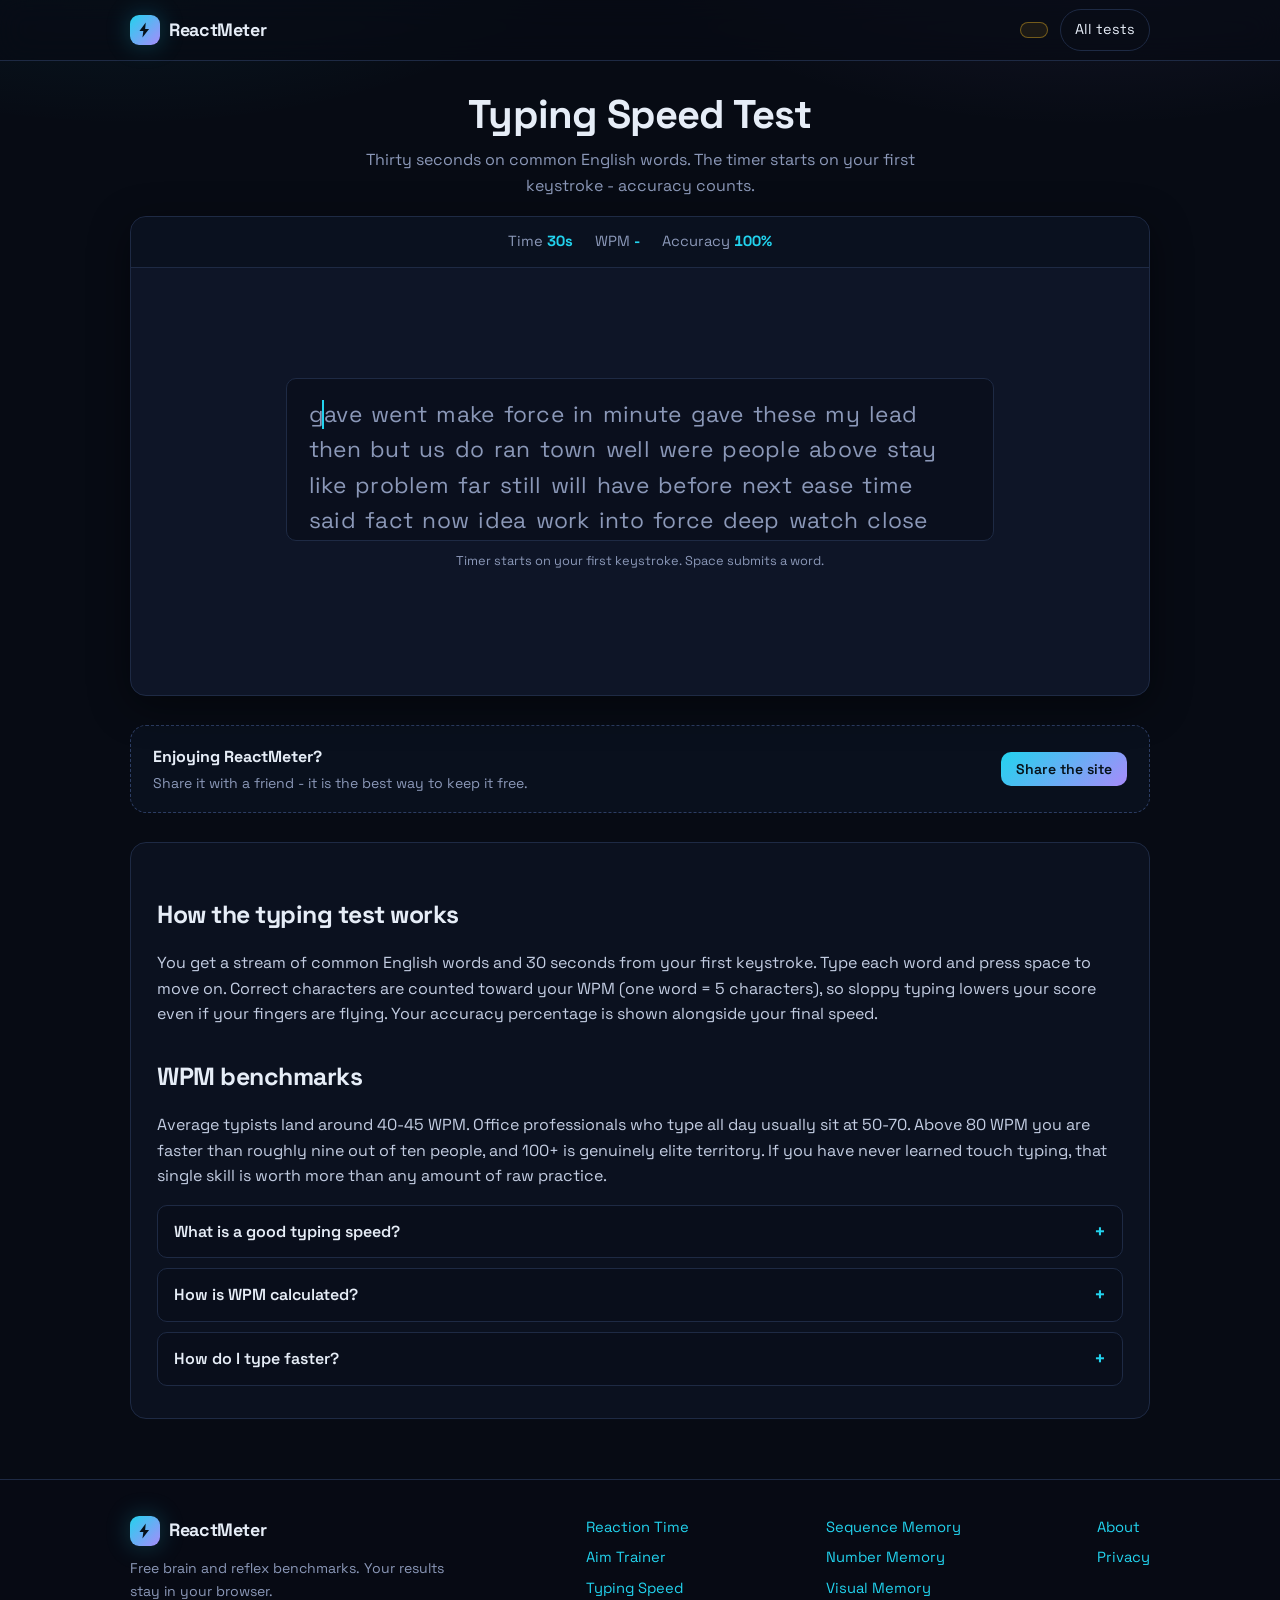
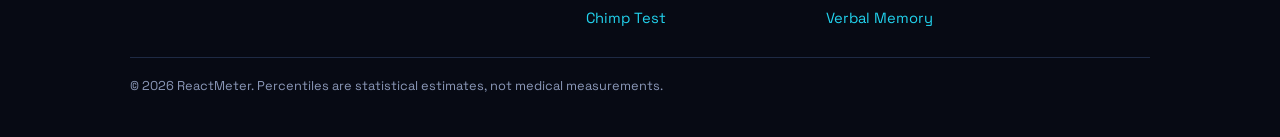
<file: typing-test/index.html>
<!doctype html>
<html lang="en">
<head>
  <script async src="https://pagead2.googlesyndication.com/pagead/js/adsbygoogle.js?client=ca-pub-5571724991048565"
     crossorigin="anonymous"></script>
  <meta charset="utf-8">
  <meta name="viewport" content="width=device-width, initial-scale=1">
  <title>Typing Speed Test - What's Your WPM? | ReactMeter</title>
  <meta name="description" content="Free 30-second typing speed test. Measure your words per minute (WPM) and accuracy on common English words. No signup - see your grade instantly.">
  <meta property="og:title" content="Typing Speed Test - ReactMeter">
  <meta property="og:description" content="30 seconds, common words. What's your WPM? The average is 42 - can you double it?">
  <meta property="og:type" content="website">
  <meta property="og:site_name" content="ReactMeter">
  <meta name="twitter:card" content="summary">
  <meta name="theme-color" content="#070b14">
  <link rel="icon" href="data:image/svg+xml,%3Csvg xmlns='http://www.w3.org/2000/svg' viewBox='0 0 24 24'%3E%3Crect width='24' height='24' rx='6' fill='%230b1120'/%3E%3Cpath d='M13 2 4.6 13.4h5.2L8.6 22l8.8-11.4h-5.2L13 2z' fill='%2322d3ee'/%3E%3C/svg%3E">
  <link rel="preconnect" href="https://fonts.googleapis.com">
  <link rel="preconnect" href="https://fonts.gstatic.com" crossorigin>
  <link href="https://fonts.googleapis.com/css2?family=Space+Grotesk:wght@400;500;600;700&amp;display=swap" rel="stylesheet">
  <link rel="stylesheet" href="../css/site.css">
  <script type="application/ld+json">
  {
    "@context": "https://schema.org",
    "@type": "FAQPage",
    "mainEntity": [
      {
        "@type": "Question",
        "name": "What is a good typing speed?",
        "acceptedAnswer": { "@type": "Answer", "text": "The average is around 40-45 WPM. Above 60 WPM is good, 80+ is fast, and 100+ puts you in roughly the top few percent of typists. Professional typists sustain 70-90 WPM with near-perfect accuracy." }
      },
      {
        "@type": "Question",
        "name": "How is WPM calculated?",
        "acceptedAnswer": { "@type": "Answer", "text": "One word is standardized as 5 characters including spaces. We count your correctly typed characters, divide by 5, and scale to a full minute. Mistyped characters do not count toward your WPM, so accuracy directly affects your score." }
      },
      {
        "@type": "Question",
        "name": "How do I type faster?",
        "acceptedAnswer": { "@type": "Answer", "text": "Learn proper touch typing finger placement, stop looking at the keyboard, and practice 10-15 minutes daily. Prioritize accuracy over speed - speed emerges from clean, confident keystrokes." }
      }
    ]
  }
  </script>
</head>
<body data-root="../">
  <header class="site-header">
  <script async src="https://pagead2.googlesyndication.com/pagead/js/adsbygoogle.js?client=ca-pub-5571724991048565"
     crossorigin="anonymous"></script>
    <div class="container header-in">
      <a class="brand" href="../">
        <span class="logo"><svg viewBox="0 0 24 24" width="18" height="18" fill="currentColor" aria-hidden="true"><path d="M13 2 4.6 13.4h5.2L8.6 22l8.8-11.4h-5.2L13 2z"/></svg></span>
        ReactMeter
      </a>
      <nav class="nav">
        <span class="streak-pill" id="streakPill" hidden></span>
        <details class="nav-drop">
          <summary>All tests</summary>
          <div class="menu">
            <a href="../reaction-time/">Reaction Time</a>
            <a href="../aim-trainer/">Aim Trainer</a>
            <a href="../typing-test/">Typing Speed</a>
            <a href="../sequence-memory/">Sequence Memory</a>
            <a href="../number-memory/">Number Memory</a>
            <a href="../visual-memory/">Visual Memory</a>
            <a href="../chimp-test/">Chimp Test</a>
            <a href="../verbal-memory/">Verbal Memory</a>
          </div>
        </details>
      </nav>
    </div>
  </header>

  <main class="container">
    <section class="game-head">
      <h1>Typing Speed Test</h1>
      <p>Thirty seconds on common English words. The timer starts on your first keystroke - accuracy counts.</p>
    </section>

    <section id="game" class="stage" aria-live="polite"></section>

    <div class="ad-slot" data-ad="display"></div>

    <section class="card-soft content">
      <h2>How the typing test works</h2>
      <p>You get a stream of common English words and 30 seconds from your first keystroke. Type each word and press space to move on. Correct characters are counted toward your WPM (one word = 5 characters), so sloppy typing lowers your score even if your fingers are flying. Your accuracy percentage is shown alongside your final speed.</p>
      <h2>WPM benchmarks</h2>
      <p>Average typists land around 40-45 WPM. Office professionals who type all day usually sit at 50-70. Above 80 WPM you are faster than roughly nine out of ten people, and 100+ is genuinely elite territory. If you have never learned touch typing, that single skill is worth more than any amount of raw practice.</p>
      <div class="faq">
        <details>
          <summary>What is a good typing speed?</summary>
          <p>The average is around 40-45 WPM. Above 60 is good, 80+ is fast, and 100+ puts you in roughly the top few percent of typists.</p>
        </details>
        <details>
          <summary>How is WPM calculated?</summary>
          <p>One word is standardized as 5 characters including spaces. We count correctly typed characters, divide by 5, and scale to a full minute. Mistakes do not count, so accuracy directly affects your score.</p>
        </details>
        <details>
          <summary>How do I type faster?</summary>
          <p>Learn touch typing finger placement, stop looking at the keyboard, and practice 10-15 minutes daily. Accuracy first - speed emerges from clean keystrokes.</p>
        </details>
      </div>
    </section>
  </main>

  <footer class="site-footer">
    <div class="container">
      <div class="foot-in">
        <div class="foot-brand">
          <a class="brand" href="../">
            <span class="logo"><svg viewBox="0 0 24 24" width="18" height="18" fill="currentColor" aria-hidden="true"><path d="M13 2 4.6 13.4h5.2L8.6 22l8.8-11.4h-5.2L13 2z"/></svg></span>
            ReactMeter
          </a>
          <p>Free brain and reflex benchmarks. Your results stay in your browser.</p>
        </div>
        <nav>
          <a href="../reaction-time/">Reaction Time</a>
          <a href="../aim-trainer/">Aim Trainer</a>
          <a href="../typing-test/">Typing Speed</a>
          <a href="../chimp-test/">Chimp Test</a>
        </nav>
        <nav>
          <a href="../sequence-memory/">Sequence Memory</a>
          <a href="../number-memory/">Number Memory</a>
          <a href="../visual-memory/">Visual Memory</a>
          <a href="../verbal-memory/">Verbal Memory</a>
        </nav>
        <nav>
          <a href="../about/">About</a>
          <a href="../privacy/">Privacy</a>
        </nav>
      </div>
      <p class="tiny foot-bottom">&copy; <span class="js-year"></span> ReactMeter. Percentiles are statistical estimates, not medical measurements.</p>
    </div>
  </footer>

  <script src="../js/config.js"></script>
  <script src="../js/core.js"></script>
  <script src="../data/words.js"></script>
  <script src="../js/games/typing.js"></script>
</body>
</html>
</file>
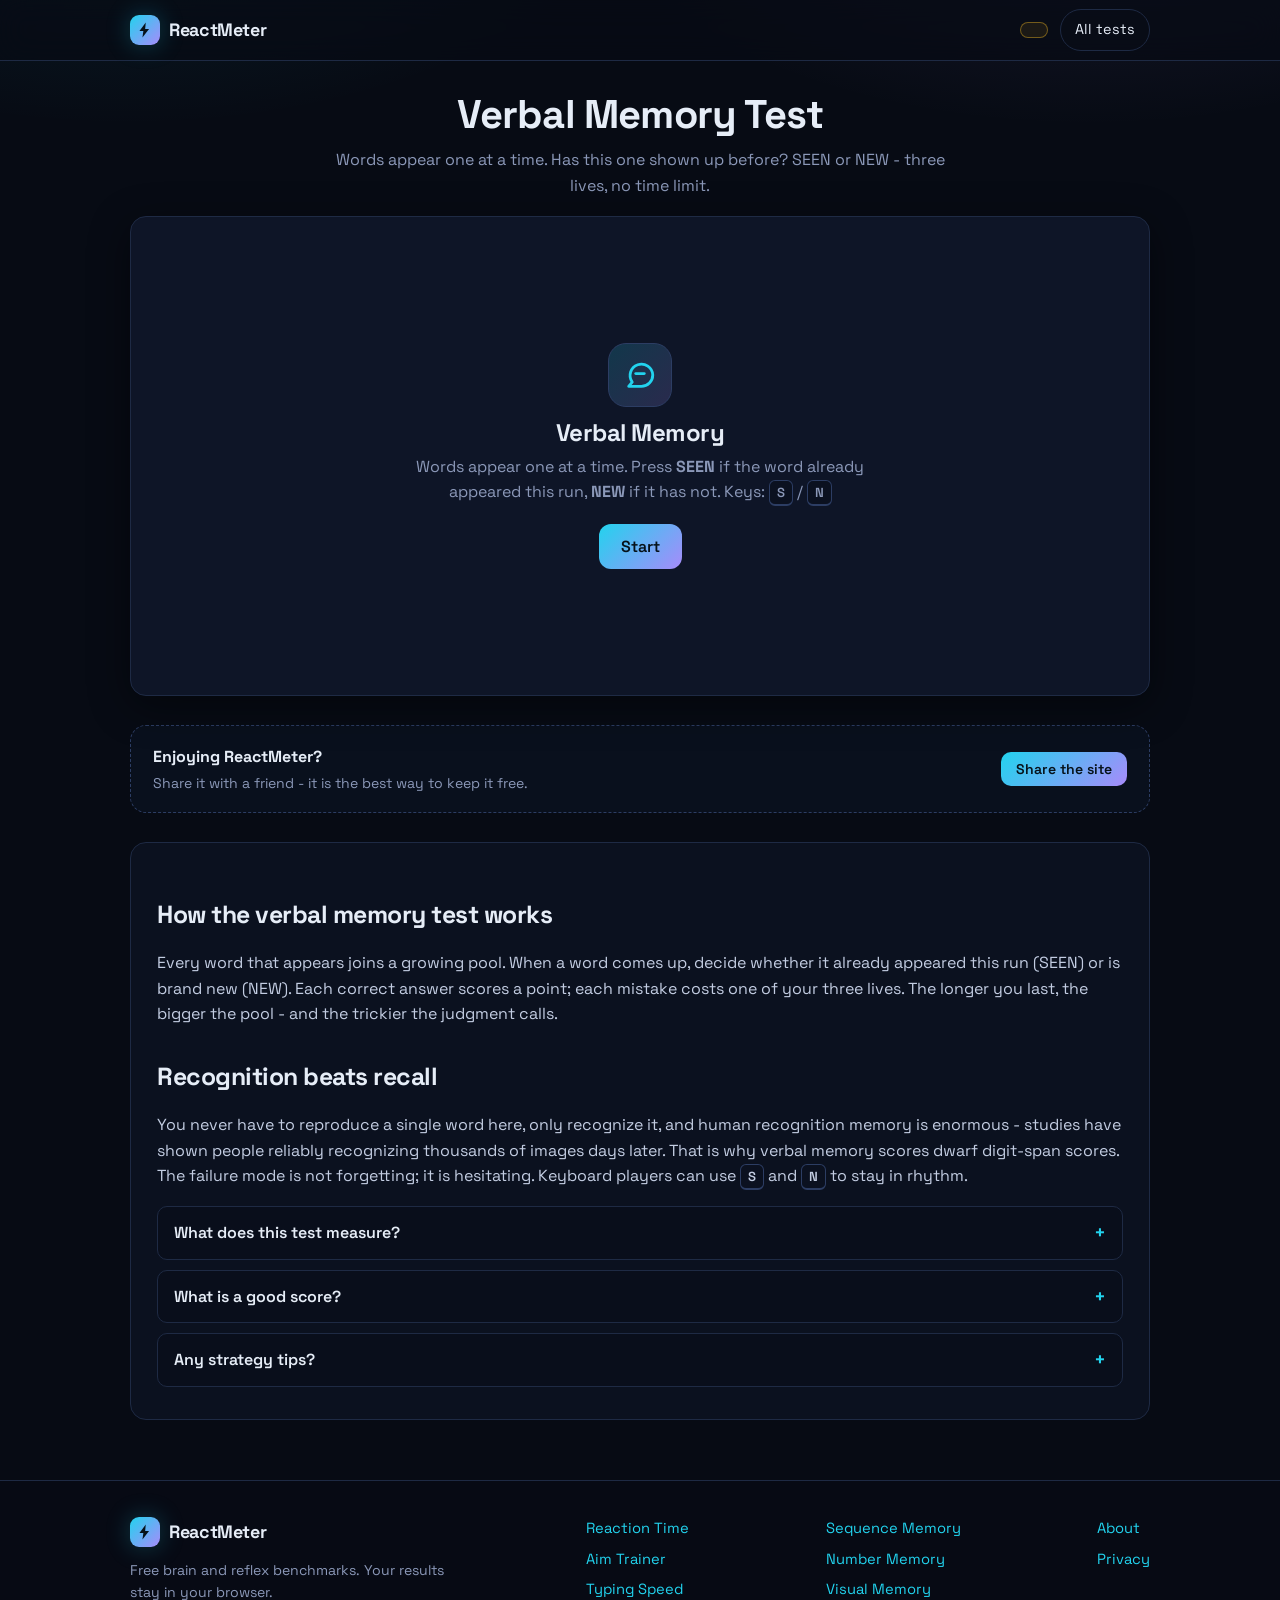
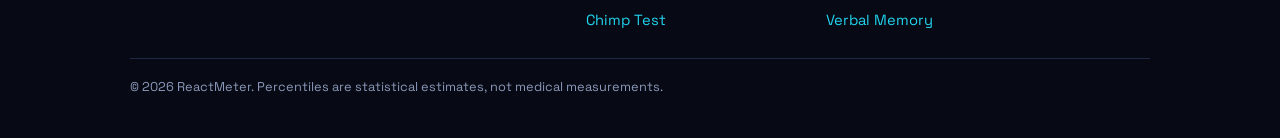
<file: verbal-memory/index.html>
<!doctype html>
<html lang="en">
<head>
  <script async src="https://pagead2.googlesyndication.com/pagead/js/adsbygoogle.js?client=ca-pub-5571724991048565"
     crossorigin="anonymous"></script>
  <meta charset="utf-8">
  <meta name="viewport" content="width=device-width, initial-scale=1">
  <title>Verbal Memory Test - Seen or New? | ReactMeter</title>
  <meta name="description" content="Free verbal memory test. Words appear one at a time - press SEEN if the word already appeared, NEW if it hasn't. How long can you keep them all in your head?">
  <meta property="og:title" content="Verbal Memory Test - ReactMeter">
  <meta property="og:description" content="Words keep coming. Seen it before, or is it new? Three lives - the pool never stops growing.">
  <meta property="og:type" content="website">
  <meta property="og:site_name" content="ReactMeter">
  <meta name="twitter:card" content="summary">
  <meta name="theme-color" content="#070b14">
  <link rel="icon" href="data:image/svg+xml,%3Csvg xmlns='http://www.w3.org/2000/svg' viewBox='0 0 24 24'%3E%3Crect width='24' height='24' rx='6' fill='%230b1120'/%3E%3Cpath d='M13 2 4.6 13.4h5.2L8.6 22l8.8-11.4h-5.2L13 2z' fill='%2322d3ee'/%3E%3C/svg%3E">
  <link rel="preconnect" href="https://fonts.googleapis.com">
  <link rel="preconnect" href="https://fonts.gstatic.com" crossorigin>
  <link href="https://fonts.googleapis.com/css2?family=Space+Grotesk:wght@400;500;600;700&amp;display=swap" rel="stylesheet">
  <link rel="stylesheet" href="../css/site.css">
  <script type="application/ld+json">
  {
    "@context": "https://schema.org",
    "@type": "FAQPage",
    "mainEntity": [
      {
        "@type": "Question",
        "name": "What does the verbal memory test measure?",
        "acceptedAnswer": { "@type": "Answer", "text": "Recognition memory for words - your ability to keep a growing pool of items tagged as familiar. It is different from recall: you do not need to reproduce the words, just recognize them, which is why scores can climb far higher than digit tests." }
      },
      {
        "@type": "Question",
        "name": "What is a good verbal memory score?",
        "acceptedAnswer": { "@type": "Answer", "text": "Around 30-35 words is typical. Passing 80 puts you in roughly the top 10% of players, and runs in the hundreds happen when players find a steady rhythm and trust their first instinct." }
      },
      {
        "@type": "Question",
        "name": "Any strategy tips?",
        "acceptedAnswer": { "@type": "Answer", "text": "Trust your gut - familiarity judgments are fast and surprisingly accurate, and second-guessing is where most lives are lost. Some players quietly attach a quick image to each new word, which makes it easier to recognize later." }
      }
    ]
  }
  </script>
</head>
<body data-root="../">
  <header class="site-header">
  <script async src="https://pagead2.googlesyndication.com/pagead/js/adsbygoogle.js?client=ca-pub-5571724991048565"
     crossorigin="anonymous"></script>
    <div class="container header-in">
      <a class="brand" href="../">
        <span class="logo"><svg viewBox="0 0 24 24" width="18" height="18" fill="currentColor" aria-hidden="true"><path d="M13 2 4.6 13.4h5.2L8.6 22l8.8-11.4h-5.2L13 2z"/></svg></span>
        ReactMeter
      </a>
      <nav class="nav">
        <span class="streak-pill" id="streakPill" hidden></span>
        <details class="nav-drop">
          <summary>All tests</summary>
          <div class="menu">
            <a href="../reaction-time/">Reaction Time</a>
            <a href="../aim-trainer/">Aim Trainer</a>
            <a href="../typing-test/">Typing Speed</a>
            <a href="../sequence-memory/">Sequence Memory</a>
            <a href="../number-memory/">Number Memory</a>
            <a href="../visual-memory/">Visual Memory</a>
            <a href="../chimp-test/">Chimp Test</a>
            <a href="../verbal-memory/">Verbal Memory</a>
          </div>
        </details>
      </nav>
    </div>
  </header>

  <main class="container">
    <section class="game-head">
      <h1>Verbal Memory Test</h1>
      <p>Words appear one at a time. Has this one shown up before? SEEN or NEW - three lives, no time limit.</p>
    </section>

    <section id="game" class="stage" aria-live="polite"></section>

    <div class="ad-slot" data-ad="display"></div>

    <section class="card-soft content">
      <h2>How the verbal memory test works</h2>
      <p>Every word that appears joins a growing pool. When a word comes up, decide whether it already appeared this run (SEEN) or is brand new (NEW). Each correct answer scores a point; each mistake costs one of your three lives. The longer you last, the bigger the pool - and the trickier the judgment calls.</p>
      <h2>Recognition beats recall</h2>
      <p>You never have to reproduce a single word here, only recognize it, and human recognition memory is enormous - studies have shown people reliably recognizing thousands of images days later. That is why verbal memory scores dwarf digit-span scores. The failure mode is not forgetting; it is hesitating. Keyboard players can use <span class="kbd">S</span> and <span class="kbd">N</span> to stay in rhythm.</p>
      <div class="faq">
        <details>
          <summary>What does this test measure?</summary>
          <p>Recognition memory for words - keeping a growing pool of items tagged as familiar. You do not reproduce the words, just recognize them, so scores climb far higher than digit tests.</p>
        </details>
        <details>
          <summary>What is a good score?</summary>
          <p>Around 30-35 words is typical. Passing 80 is roughly top 10%, and runs in the hundreds happen when players find a rhythm and trust their first instinct.</p>
        </details>
        <details>
          <summary>Any strategy tips?</summary>
          <p>Trust your gut - familiarity judgments are fast and surprisingly accurate. Second-guessing is where most lives are lost.</p>
        </details>
      </div>
    </section>
  </main>

  <footer class="site-footer">
    <div class="container">
      <div class="foot-in">
        <div class="foot-brand">
          <a class="brand" href="../">
            <span class="logo"><svg viewBox="0 0 24 24" width="18" height="18" fill="currentColor" aria-hidden="true"><path d="M13 2 4.6 13.4h5.2L8.6 22l8.8-11.4h-5.2L13 2z"/></svg></span>
            ReactMeter
          </a>
          <p>Free brain and reflex benchmarks. Your results stay in your browser.</p>
        </div>
        <nav>
          <a href="../reaction-time/">Reaction Time</a>
          <a href="../aim-trainer/">Aim Trainer</a>
          <a href="../typing-test/">Typing Speed</a>
          <a href="../chimp-test/">Chimp Test</a>
        </nav>
        <nav>
          <a href="../sequence-memory/">Sequence Memory</a>
          <a href="../number-memory/">Number Memory</a>
          <a href="../visual-memory/">Visual Memory</a>
          <a href="../verbal-memory/">Verbal Memory</a>
        </nav>
        <nav>
          <a href="../about/">About</a>
          <a href="../privacy/">Privacy</a>
        </nav>
      </div>
      <p class="tiny foot-bottom">&copy; <span class="js-year"></span> ReactMeter. Percentiles are statistical estimates, not medical measurements.</p>
    </div>
  </footer>

  <script src="../js/config.js"></script>
  <script src="../js/core.js"></script>
  <script src="../data/words.js"></script>
  <script src="../js/games/verbal.js"></script>
</body>
</html>
</file>
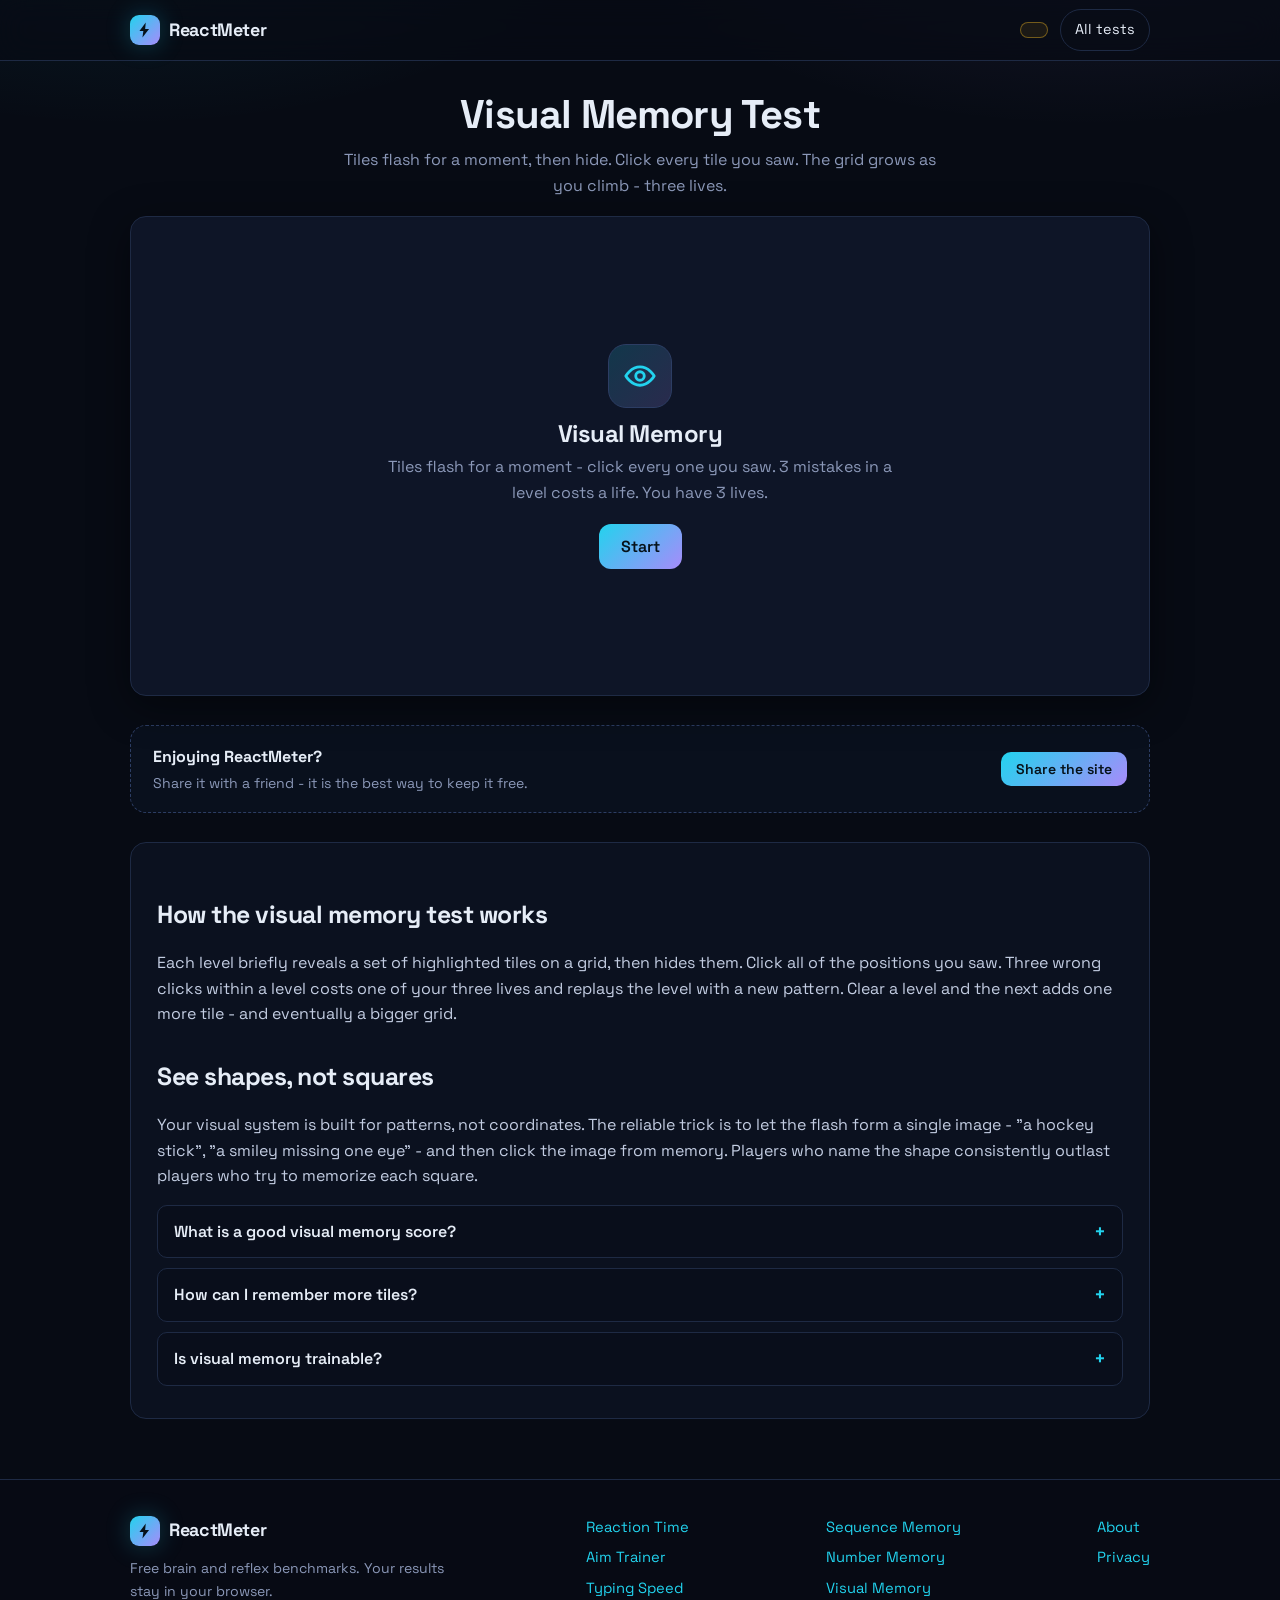
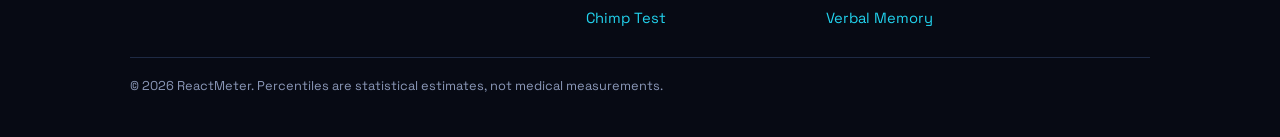
<file: visual-memory/index.html>
<!doctype html>
<html lang="en">
<head>
  <script async src="https://pagead2.googlesyndication.com/pagead/js/adsbygoogle.js?client=ca-pub-5571724991048565"
     crossorigin="anonymous"></script>
  <meta charset="utf-8">
  <meta name="viewport" content="width=device-width, initial-scale=1">
  <title>Visual Memory Test - Remember the Tiles | ReactMeter</title>
  <meta name="description" content="Free visual memory test. Tiles flash on a growing grid - memorize their positions and click them all. 3 lives. The average player reaches level 9.">
  <meta property="og:title" content="Visual Memory Test - ReactMeter">
  <meta property="og:description" content="Tiles flash, then hide. Find them all from memory. The grid keeps growing - average is level 9.">
  <meta property="og:type" content="website">
  <meta property="og:site_name" content="ReactMeter">
  <meta name="twitter:card" content="summary">
  <meta name="theme-color" content="#070b14">
  <link rel="icon" href="data:image/svg+xml,%3Csvg xmlns='http://www.w3.org/2000/svg' viewBox='0 0 24 24'%3E%3Crect width='24' height='24' rx='6' fill='%230b1120'/%3E%3Cpath d='M13 2 4.6 13.4h5.2L8.6 22l8.8-11.4h-5.2L13 2z' fill='%2322d3ee'/%3E%3C/svg%3E">
  <link rel="preconnect" href="https://fonts.googleapis.com">
  <link rel="preconnect" href="https://fonts.gstatic.com" crossorigin>
  <link href="https://fonts.googleapis.com/css2?family=Space+Grotesk:wght@400;500;600;700&amp;display=swap" rel="stylesheet">
  <link rel="stylesheet" href="../css/site.css">
  <script type="application/ld+json">
  {
    "@context": "https://schema.org",
    "@type": "FAQPage",
    "mainEntity": [
      {
        "@type": "Question",
        "name": "What is a good visual memory score?",
        "acceptedAnswer": { "@type": "Answer", "text": "Most players top out around level 9. Level 13-14 is roughly top 10%, and past level 17 you are in rare territory. Scores vary a lot day to day - fatigue hits visual memory hard." }
      },
      {
        "@type": "Question",
        "name": "How can I remember more tiles?",
        "acceptedAnswer": { "@type": "Answer", "text": "Do not stare at individual tiles. Relax your gaze, take in the whole grid at once, and remember the overall shape the tiles make - a letter, a constellation, a face. Gestalt patterns hold far more information than separate positions." }
      },
      {
        "@type": "Question",
        "name": "Is visual memory trainable?",
        "acceptedAnswer": { "@type": "Answer", "text": "Yes. Studies on visuospatial working memory show consistent gains with regular practice, and improvements tend to transfer to tasks like map reading and remembering layouts." }
      }
    ]
  }
  </script>
</head>
<body data-root="../">
  <header class="site-header">
  <script async src="https://pagead2.googlesyndication.com/pagead/js/adsbygoogle.js?client=ca-pub-5571724991048565"
     crossorigin="anonymous"></script>
    <div class="container header-in">
      <a class="brand" href="../">
        <span class="logo"><svg viewBox="0 0 24 24" width="18" height="18" fill="currentColor" aria-hidden="true"><path d="M13 2 4.6 13.4h5.2L8.6 22l8.8-11.4h-5.2L13 2z"/></svg></span>
        ReactMeter
      </a>
      <nav class="nav">
        <span class="streak-pill" id="streakPill" hidden></span>
        <details class="nav-drop">
          <summary>All tests</summary>
          <div class="menu">
            <a href="../reaction-time/">Reaction Time</a>
            <a href="../aim-trainer/">Aim Trainer</a>
            <a href="../typing-test/">Typing Speed</a>
            <a href="../sequence-memory/">Sequence Memory</a>
            <a href="../number-memory/">Number Memory</a>
            <a href="../visual-memory/">Visual Memory</a>
            <a href="../chimp-test/">Chimp Test</a>
            <a href="../verbal-memory/">Verbal Memory</a>
          </div>
        </details>
      </nav>
    </div>
  </header>

  <main class="container">
    <section class="game-head">
      <h1>Visual Memory Test</h1>
      <p>Tiles flash for a moment, then hide. Click every tile you saw. The grid grows as you climb - three lives.</p>
    </section>

    <section id="game" class="stage" aria-live="polite"></section>

    <div class="ad-slot" data-ad="display"></div>

    <section class="card-soft content">
      <h2>How the visual memory test works</h2>
      <p>Each level briefly reveals a set of highlighted tiles on a grid, then hides them. Click all of the positions you saw. Three wrong clicks within a level costs one of your three lives and replays the level with a new pattern. Clear a level and the next adds one more tile - and eventually a bigger grid.</p>
      <h2>See shapes, not squares</h2>
      <p>Your visual system is built for patterns, not coordinates. The reliable trick is to let the flash form a single image - "a hockey stick", "a smiley missing one eye" - and then click the image from memory. Players who name the shape consistently outlast players who try to memorize each square.</p>
      <div class="faq">
        <details>
          <summary>What is a good visual memory score?</summary>
          <p>Most players top out around level 9. Level 13-14 is roughly top 10%, and past 17 you are in rare territory. Fatigue hits this test hard, so scores swing day to day.</p>
        </details>
        <details>
          <summary>How can I remember more tiles?</summary>
          <p>Relax your gaze, take in the whole grid at once, and remember the overall shape the tiles make. Gestalt patterns hold far more information than separate positions.</p>
        </details>
        <details>
          <summary>Is visual memory trainable?</summary>
          <p>Yes. Visuospatial working memory shows consistent gains with regular practice, and improvements transfer to things like map reading and remembering layouts.</p>
        </details>
      </div>
    </section>
  </main>

  <footer class="site-footer">
    <div class="container">
      <div class="foot-in">
        <div class="foot-brand">
          <a class="brand" href="../">
            <span class="logo"><svg viewBox="0 0 24 24" width="18" height="18" fill="currentColor" aria-hidden="true"><path d="M13 2 4.6 13.4h5.2L8.6 22l8.8-11.4h-5.2L13 2z"/></svg></span>
            ReactMeter
          </a>
          <p>Free brain and reflex benchmarks. Your results stay in your browser.</p>
        </div>
        <nav>
          <a href="../reaction-time/">Reaction Time</a>
          <a href="../aim-trainer/">Aim Trainer</a>
          <a href="../typing-test/">Typing Speed</a>
          <a href="../chimp-test/">Chimp Test</a>
        </nav>
        <nav>
          <a href="../sequence-memory/">Sequence Memory</a>
          <a href="../number-memory/">Number Memory</a>
          <a href="../visual-memory/">Visual Memory</a>
          <a href="../verbal-memory/">Verbal Memory</a>
        </nav>
        <nav>
          <a href="../about/">About</a>
          <a href="../privacy/">Privacy</a>
        </nav>
      </div>
      <p class="tiny foot-bottom">&copy; <span class="js-year"></span> ReactMeter. Percentiles are statistical estimates, not medical measurements.</p>
    </div>
  </footer>

  <script src="../js/config.js"></script>
  <script src="../js/core.js"></script>
  <script src="../js/games/visual.js"></script>
</body>
</html>
</file>
<file: css/site.css>
/* ============================================================
   ReactMeter — shared stylesheet
   Dark "neon lab" theme. No frameworks, no build step.
   ============================================================ */

:root {
  --bg: #070b14;
  --bg-2: #0b1120;
  --card: rgba(17, 26, 46, 0.72);
  --card-solid: #101a2e;
  --border: #1e2a44;
  --border-bright: #2c3d63;
  --text: #e6edf7;
  --muted: #8b98b8;
  --accent: #22d3ee;
  --accent-2: #a78bfa;
  --good: #34d399;
  --bad: #f87171;
  --warn: #fbbf24;
  --radius: 16px;
  --radius-sm: 10px;
  --shadow: 0 10px 40px rgba(0, 0, 0, 0.45);
  --glow: 0 0 24px rgba(34, 211, 238, 0.25);
  --font: "Space Grotesk", system-ui, -apple-system, "Segoe UI", Roboto, sans-serif;
}

* { box-sizing: border-box; }

html { scroll-behavior: smooth; }

body {
  margin: 0;
  font-family: var(--font);
  color: var(--text);
  background:
    radial-gradient(900px 500px at 85% -10%, rgba(167, 139, 250, 0.14), transparent 60%),
    radial-gradient(900px 500px at 10% -10%, rgba(34, 211, 238, 0.12), transparent 60%),
    var(--bg);
  min-height: 100vh;
  line-height: 1.6;
  -webkit-font-smoothing: antialiased;
}

img, svg { vertical-align: middle; }

a { color: var(--accent); text-decoration: none; }
a:hover { text-decoration: underline; }

h1, h2, h3 { line-height: 1.2; letter-spacing: -0.02em; }
h1 { font-size: clamp(1.7rem, 4.5vw, 2.5rem); margin: 0.2em 0; }
h2 { font-size: clamp(1.2rem, 3vw, 1.55rem); }

.container { max-width: 1060px; margin: 0 auto; padding: 0 20px; }

.tiny { font-size: 0.8rem; color: var(--muted); }
.muted { color: var(--muted); }

::selection { background: rgba(34, 211, 238, 0.35); }

/* ---------------- Header ---------------- */

.site-header {
  position: sticky;
  top: 0;
  z-index: 50;
  backdrop-filter: blur(14px);
  -webkit-backdrop-filter: blur(14px);
  background: rgba(7, 11, 20, 0.75);
  border-bottom: 1px solid var(--border);
}

.header-in {
  display: flex;
  align-items: center;
  justify-content: space-between;
  gap: 12px;
  height: 60px;
}

.brand {
  display: inline-flex;
  align-items: center;
  gap: 9px;
  font-weight: 700;
  font-size: 1.12rem;
  color: var(--text);
  letter-spacing: -0.02em;
}
.brand:hover { text-decoration: none; }

.brand .logo {
  width: 30px;
  height: 30px;
  display: grid;
  place-items: center;
  border-radius: 9px;
  background: linear-gradient(135deg, var(--accent), var(--accent-2));
  box-shadow: var(--glow);
  color: #06121a;
}

.nav { display: flex; align-items: center; gap: 12px; }

.nav-drop { position: relative; }
.nav-drop summary {
  list-style: none;
  cursor: pointer;
  padding: 8px 14px;
  border: 1px solid var(--border);
  border-radius: 999px;
  font-size: 0.9rem;
  color: var(--text);
  user-select: none;
  transition: border-color 0.15s, background 0.15s;
}
.nav-drop summary::-webkit-details-marker { display: none; }
.nav-drop summary:hover { border-color: var(--border-bright); background: rgba(34, 211, 238, 0.06); }
.nav-drop[open] summary { border-color: var(--accent); }

.nav-drop .menu {
  position: absolute;
  right: 0;
  top: calc(100% + 10px);
  min-width: 230px;
  background: var(--card-solid);
  border: 1px solid var(--border-bright);
  border-radius: var(--radius-sm);
  box-shadow: var(--shadow);
  padding: 8px;
  display: grid;
  gap: 2px;
  z-index: 60;
}
.nav-drop .menu a {
  display: flex;
  align-items: center;
  gap: 10px;
  padding: 9px 12px;
  border-radius: 8px;
  color: var(--text);
  font-size: 0.92rem;
}
.nav-drop .menu a:hover { background: rgba(34, 211, 238, 0.08); text-decoration: none; }
.nav-drop .menu a svg { color: var(--accent); flex: none; }

.streak-pill {
  display: inline-flex;
  align-items: center;
  gap: 6px;
  padding: 7px 13px;
  border-radius: 999px;
  border: 1px solid rgba(251, 191, 36, 0.4);
  background: rgba(251, 191, 36, 0.08);
  color: var(--warn);
  font-size: 0.85rem;
  font-weight: 600;
}
.streak-pill svg { color: var(--warn); }

/* ---------------- Buttons ---------------- */

.btn {
  display: inline-flex;
  align-items: center;
  justify-content: center;
  gap: 8px;
  padding: 12px 22px;
  border-radius: 12px;
  border: none;
  cursor: pointer;
  font-family: var(--font);
  font-size: 1rem;
  font-weight: 600;
  color: #06121a;
  background: linear-gradient(135deg, var(--accent), var(--accent-2));
  transition: transform 0.12s, box-shadow 0.12s, filter 0.12s;
  text-decoration: none;
}
.btn:hover { transform: translateY(-2px); box-shadow: var(--glow); filter: brightness(1.06); text-decoration: none; }
.btn:active { transform: translateY(0); }

.btn-ghost {
  background: transparent;
  color: var(--text);
  border: 1px solid var(--border-bright);
}
.btn-ghost:hover { box-shadow: none; background: rgba(34, 211, 238, 0.07); }

.btn-sm { padding: 8px 15px; font-size: 0.88rem; border-radius: 10px; }

.kbd {
  display: inline-block;
  padding: 1px 7px;
  border: 1px solid var(--border-bright);
  border-bottom-width: 2px;
  border-radius: 6px;
  background: var(--bg-2);
  font-size: 0.82em;
  font-weight: 600;
}

/* ---------------- Cards / layout ---------------- */

.card {
  background: var(--card);
  border: 1px solid var(--border);
  border-radius: var(--radius);
  box-shadow: var(--shadow);
  backdrop-filter: blur(8px);
}

.card-soft {
  background: rgba(16, 26, 46, 0.45);
  border: 1px solid var(--border);
  border-radius: var(--radius);
  padding: 22px 26px;
  margin: 26px 0;
}

.game-head { text-align: center; margin: 30px 0 18px; }
.game-head p { color: var(--muted); max-width: 620px; margin: 6px auto 0; }

.content h2 { margin-top: 1.4em; }
.content p { color: #c3cde2; }

/* ---------------- Game stage ---------------- */

.stage {
  position: relative;
  min-height: clamp(380px, 55vh, 480px);
  border-radius: var(--radius);
  border: 1px solid var(--border);
  background: var(--card);
  box-shadow: var(--shadow);
  display: flex;
  align-items: center;
  justify-content: center;
  flex-direction: column;
  overflow: hidden;
  user-select: none;
  -webkit-user-select: none;
  touch-action: manipulation;
}

.stage-result { user-select: text; -webkit-user-select: text; cursor: default; padding: 26px 18px; }

.stage-center { text-align: center; padding: 24px; max-width: 560px; }
.stage-center h2 { margin: 12px 0 6px; font-size: 1.5rem; }
.stage-center p { color: var(--muted); margin: 0 0 18px; }

.stage-icon {
  width: 64px;
  height: 64px;
  margin: 0 auto;
  display: grid;
  place-items: center;
  border-radius: 18px;
  background: linear-gradient(135deg, rgba(34, 211, 238, 0.18), rgba(167, 139, 250, 0.18));
  border: 1px solid var(--border-bright);
  color: var(--accent);
}
.stage-icon svg { width: 34px; height: 34px; }

.hud {
  display: flex;
  gap: 22px;
  justify-content: center;
  flex-wrap: wrap;
  padding: 13px 16px;
  width: 100%;
  border-bottom: 1px solid var(--border);
  background: rgba(7, 11, 20, 0.4);
  font-size: 0.92rem;
}
.hud b { font-variant-numeric: tabular-nums; color: var(--accent); }
.hud .hud-item { color: var(--muted); }

.lives { display: inline-flex; gap: 5px; align-items: center; }
.lives i {
  width: 11px; height: 11px; border-radius: 50%;
  background: var(--bad);
  box-shadow: 0 0 8px rgba(248, 113, 113, 0.6);
  transition: opacity 0.2s, transform 0.2s;
}
.lives i.off { background: var(--border-bright); box-shadow: none; opacity: 0.5; transform: scale(0.8); }

.round-dots { display: inline-flex; gap: 6px; }
.round-dots i {
  width: 9px; height: 9px; border-radius: 50%;
  background: var(--border-bright);
  transition: background 0.2s, box-shadow 0.2s;
}
.round-dots i.on { background: var(--accent); box-shadow: 0 0 8px rgba(34, 211, 238, 0.7); }

.stage-body { flex: 1; width: 100%; display: flex; align-items: center; justify-content: center; flex-direction: column; padding: 18px; }

/* ---------------- Result card ---------------- */

.result { width: min(560px, 100%); text-align: center; }

.result-top { display: flex; align-items: center; justify-content: center; gap: 20px; flex-wrap: wrap; }

.grade {
  width: 76px; height: 76px; flex: none;
  display: grid; place-items: center;
  border-radius: 20px;
  font-size: 2rem; font-weight: 700;
  border: 1px solid var(--border-bright);
}
.g-splus, .g-s { background: linear-gradient(135deg, var(--accent), var(--accent-2)); color: #06121a; box-shadow: var(--glow); }
.g-a { background: rgba(52, 211, 153, 0.15); color: var(--good); border-color: rgba(52, 211, 153, 0.5); }
.g-b { background: rgba(34, 211, 238, 0.12); color: var(--accent); border-color: rgba(34, 211, 238, 0.45); }
.g-c { background: rgba(251, 191, 36, 0.12); color: var(--warn); border-color: rgba(251, 191, 36, 0.45); }
.g-d { background: rgba(248, 113, 113, 0.12); color: var(--bad); border-color: rgba(248, 113, 113, 0.45); }

.result-main { text-align: left; }
.result-score {
  font-size: clamp(2.4rem, 8vw, 3.4rem);
  font-weight: 700;
  line-height: 1.05;
  font-variant-numeric: tabular-nums;
  letter-spacing: -0.03em;
}
.result-score span { font-size: 0.45em; color: var(--muted); font-weight: 600; margin-left: 4px; }
.result-sub { color: var(--muted); font-size: 0.95rem; margin-top: 4px; }
.result-sub b { color: var(--text); }

.pct-bar {
  height: 8px; border-radius: 99px;
  background: var(--bg-2);
  border: 1px solid var(--border);
  overflow: hidden;
  margin-top: 9px;
}
.pct-bar i {
  display: block; height: 100%;
  background: linear-gradient(90deg, var(--accent), var(--accent-2));
  border-radius: 99px;
  transition: width 0.9s cubic-bezier(0.22, 1, 0.36, 1);
}

.result-meta { margin: 16px 0 4px; color: var(--muted); font-size: 0.9rem; }
.result-meta b { color: var(--text); }

.badge-new {
  display: inline-block;
  padding: 3px 10px;
  margin-left: 8px;
  border-radius: 999px;
  font-size: 0.75rem;
  font-weight: 700;
  color: #06121a;
  background: linear-gradient(135deg, var(--good), var(--accent));
  animation: pop 0.4s cubic-bezier(0.34, 1.56, 0.64, 1);
}

.spark { display: block; margin: 12px auto 0; opacity: 0.95; }

.result-actions { display: flex; gap: 10px; justify-content: center; flex-wrap: wrap; margin-top: 20px; }

.result-note { margin-top: 14px; }

/* Affiliate gear card */
.aff-card {
  margin: 22px auto 0;
  padding: 16px 18px;
  border: 1px solid var(--border);
  border-radius: var(--radius-sm);
  background: rgba(7, 11, 20, 0.45);
  text-align: left;
}
.aff-card h3 { margin: 0 0 10px; font-size: 0.95rem; color: var(--muted); font-weight: 600; }
.aff-item { display: block; padding: 8px 10px; border-radius: 8px; }
.aff-item:hover { background: rgba(34, 211, 238, 0.07); text-decoration: none; }
.aff-item b { color: var(--text); display: block; font-size: 0.94rem; }
.aff-item span { color: var(--muted); font-size: 0.82rem; }
.aff-disclosure { margin: 8px 0 0; font-size: 0.72rem; color: var(--muted); opacity: 0.8; }

/* ---------------- Ad slots ---------------- */

.ad-slot { margin: 28px auto; min-height: 90px; display: flex; align-items: center; justify-content: center; }

.house-ad {
  display: flex;
  align-items: center;
  gap: 16px;
  flex-wrap: wrap;
  justify-content: center;
  width: 100%;
  padding: 18px 22px;
  border-radius: var(--radius);
  border: 1px dashed var(--border-bright);
  background: rgba(16, 26, 46, 0.35);
}
.house-ad .ha-text { flex: 1; min-width: 220px; }
.house-ad b { font-size: 1rem; }
.house-ad p { margin: 2px 0 0; color: var(--muted); font-size: 0.88rem; }

/* ---------------- FAQ ---------------- */

.faq details {
  border: 1px solid var(--border);
  border-radius: var(--radius-sm);
  margin: 10px 0;
  background: rgba(7, 11, 20, 0.35);
}
.faq summary {
  cursor: pointer;
  padding: 13px 16px;
  font-weight: 600;
  list-style: none;
  position: relative;
  padding-right: 40px;
}
.faq summary::-webkit-details-marker { display: none; }
.faq summary::after {
  content: "+";
  position: absolute;
  right: 16px;
  top: 50%;
  transform: translateY(-50%);
  color: var(--accent);
  font-size: 1.2rem;
}
.faq details[open] summary::after { content: "\2212"; }
.faq details p { margin: 0; padding: 0 16px 14px; color: #c3cde2; }

/* ---------------- Footer ---------------- */

.site-footer {
  margin-top: 60px;
  border-top: 1px solid var(--border);
  background: rgba(7, 11, 20, 0.6);
  padding: 36px 0 28px;
}
.foot-in { display: flex; justify-content: space-between; gap: 28px; flex-wrap: wrap; }
.foot-in nav { display: flex; flex-direction: column; gap: 7px; font-size: 0.92rem; }
.foot-brand { max-width: 320px; }
.foot-brand p { color: var(--muted); font-size: 0.88rem; margin: 10px 0 0; }
.foot-bottom { margin-top: 26px; padding-top: 18px; border-top: 1px solid var(--border); }

/* ---------------- Toast ---------------- */

.toast {
  position: fixed;
  left: 50%;
  bottom: 30px;
  transform: translateX(-50%) translateY(20px);
  background: var(--card-solid);
  border: 1px solid var(--accent);
  color: var(--text);
  padding: 11px 20px;
  border-radius: 999px;
  font-size: 0.9rem;
  box-shadow: var(--shadow), var(--glow);
  opacity: 0;
  transition: opacity 0.25s, transform 0.25s;
  z-index: 100;
  pointer-events: none;
}
.toast.show { opacity: 1; transform: translateX(-50%) translateY(0); }

/* ============================================================
   HOME PAGE
   ============================================================ */

.hero { text-align: center; padding: 64px 0 30px; }
.hero h1 {
  font-size: clamp(2.1rem, 6vw, 3.4rem);
  margin: 0 0 10px;
  background: linear-gradient(120deg, var(--text) 30%, var(--accent) 70%, var(--accent-2));
  -webkit-background-clip: text;
  background-clip: text;
  -webkit-text-fill-color: transparent;
}
.hero p { color: var(--muted); font-size: 1.1rem; max-width: 560px; margin: 0 auto 26px; }
.hero-cta { display: flex; gap: 12px; justify-content: center; flex-wrap: wrap; }

.stats-strip {
  display: flex;
  justify-content: center;
  gap: 34px;
  flex-wrap: wrap;
  margin: 34px auto 8px;
  padding: 16px 22px;
  border-radius: var(--radius);
  border: 1px solid var(--border);
  background: rgba(16, 26, 46, 0.4);
  max-width: 640px;
}
.stat { text-align: center; }
.stat b { display: block; font-size: 1.45rem; color: var(--accent); font-variant-numeric: tabular-nums; }
.stat span { color: var(--muted); font-size: 0.82rem; }

.tests-grid {
  display: grid;
  grid-template-columns: repeat(auto-fill, minmax(235px, 1fr));
  gap: 16px;
  margin: 30px 0;
}

.test-card {
  position: relative;
  display: block;
  padding: 20px;
  border-radius: var(--radius);
  border: 1px solid var(--border);
  background: var(--card);
  color: var(--text);
  transition: transform 0.15s, border-color 0.15s, box-shadow 0.15s;
}
.test-card:hover {
  transform: translateY(-4px);
  border-color: var(--accent);
  box-shadow: var(--glow);
  text-decoration: none;
}
.tc-icon {
  width: 44px; height: 44px;
  display: grid; place-items: center;
  border-radius: 12px;
  background: linear-gradient(135deg, rgba(34, 211, 238, 0.16), rgba(167, 139, 250, 0.16));
  border: 1px solid var(--border-bright);
  color: var(--accent);
  margin-bottom: 12px;
}
.test-card h3 { margin: 0 0 4px; font-size: 1.05rem; }
.test-card p { margin: 0; color: var(--muted); font-size: 0.86rem; line-height: 1.45; }
.tc-best {
  margin-top: 12px;
  font-size: 0.8rem;
  color: var(--muted);
  display: flex;
  align-items: center;
  gap: 7px;
}
.tc-best b { color: var(--good); font-variant-numeric: tabular-nums; }

.tod-badge {
  position: absolute;
  top: 12px; right: 12px;
  font-size: 0.68rem;
  font-weight: 700;
  letter-spacing: 0.06em;
  text-transform: uppercase;
  padding: 4px 9px;
  border-radius: 999px;
  color: #06121a;
  background: linear-gradient(135deg, var(--warn), var(--accent));
}

.section-title { text-align: center; margin: 46px 0 6px; }
.section-sub { text-align: center; color: var(--muted); margin: 0 0 8px; }

/* ============================================================
   GAME-SPECIFIC STYLES
   ============================================================ */

/* ---- Reaction time ---- */
.rx-zone { cursor: pointer; width: 100%; flex: 1; display: flex; align-items: center; justify-content: center; transition: background 0.12s; }
.stage.rx-wait { background: linear-gradient(160deg, #7f1d1d, #991b1b); border-color: #b91c1c; }
.stage.rx-go { background: linear-gradient(160deg, #065f46, #059669); border-color: #10b981; }
.stage.rx-early { background: linear-gradient(160deg, #78350f, #92400e); border-color: var(--warn); }
.stage.rx-wait .stage-center p, .stage.rx-go .stage-center p, .stage.rx-early .stage-center p { color: rgba(255, 255, 255, 0.75); }
.rx-big { font-size: clamp(2rem, 7vw, 3rem); font-weight: 700; margin: 8px 0 4px; letter-spacing: -0.02em; }
.rx-ms { font-size: clamp(2.6rem, 9vw, 4rem); font-weight: 700; font-variant-numeric: tabular-nums; }

/* ---- Aim trainer ---- */
.aim-arena { position: relative; width: 100%; flex: 1; cursor: crosshair; touch-action: none; }
.aim-target {
  position: absolute;
  width: 54px; height: 54px;
  border-radius: 50%;
  background: radial-gradient(circle at 35% 30%, #67e8f9, var(--accent) 55%, #0e7490);
  border: 2px solid rgba(255, 255, 255, 0.65);
  box-shadow: 0 0 18px rgba(34, 211, 238, 0.55);
  cursor: crosshair;
  animation: target-in 0.14s cubic-bezier(0.34, 1.56, 0.64, 1);
}
.aim-target::after {
  content: "";
  position: absolute;
  inset: 13px;
  border-radius: 50%;
  border: 2px solid rgba(255, 255, 255, 0.5);
}
@keyframes target-in { from { transform: scale(0.3); opacity: 0.4; } to { transform: scale(1); opacity: 1; } }

/* ---- Sequence memory ---- */
.seq-grid {
  display: grid;
  grid-template-columns: repeat(3, 1fr);
  gap: 10px;
  width: min(340px, 82vw);
}
.seq-tile {
  aspect-ratio: 1;
  border-radius: 14px;
  border: 1px solid var(--border-bright);
  background: var(--bg-2);
  cursor: pointer;
  transition: background 0.1s, transform 0.1s, box-shadow 0.1s;
}
.seq-tile:hover { border-color: var(--accent); }
.seq-tile.lit {
  background: linear-gradient(135deg, var(--accent), var(--accent-2));
  box-shadow: var(--glow);
  transform: scale(1.04);
}
.seq-tile.wrong-flash { background: var(--bad); box-shadow: 0 0 18px rgba(248, 113, 113, 0.6); }

/* ---- Number memory ---- */
.num-display {
  font-size: clamp(2.6rem, 10vw, 4.2rem);
  font-weight: 700;
  letter-spacing: 0.12em;
  font-variant-numeric: tabular-nums;
  margin: 10px 0 24px;
}
.num-bar {
  width: min(320px, 70vw);
  height: 7px;
  border-radius: 99px;
  background: var(--bg-2);
  border: 1px solid var(--border);
  overflow: hidden;
}
.num-bar i { display: block; height: 100%; width: 100%; background: linear-gradient(90deg, var(--accent), var(--accent-2)); }
@keyframes bar-drain { from { width: 100%; } to { width: 0%; } }

.num-input {
  font-family: var(--font);
  font-size: 1.7rem;
  font-weight: 600;
  text-align: center;
  letter-spacing: 0.1em;
  padding: 13px 18px;
  width: min(320px, 76vw);
  border-radius: 12px;
  border: 1px solid var(--border-bright);
  background: var(--bg-2);
  color: var(--text);
  outline: none;
  font-variant-numeric: tabular-nums;
}
.num-input:focus { border-color: var(--accent); box-shadow: var(--glow); }

.num-compare { font-size: 1.5rem; font-variant-numeric: tabular-nums; letter-spacing: 0.14em; margin: 6px 0; word-break: break-all; }
.num-compare .ok { color: var(--good); }
.num-compare .err { color: var(--bad); text-decoration: line-through; }
.num-label { font-size: 0.8rem; color: var(--muted); text-transform: uppercase; letter-spacing: 0.08em; margin-top: 14px; }

/* ---- Visual memory ---- */
.vis-grid {
  display: grid;
  grid-template-columns: repeat(var(--n, 3), 1fr);
  gap: 8px;
  width: min(400px, 86vw);
}
.vis-tile {
  aspect-ratio: 1;
  border-radius: 12px;
  border: 1px solid var(--border-bright);
  background: var(--bg-2);
  cursor: pointer;
  transition: background 0.12s, transform 0.12s;
  perspective: 300px;
}
.vis-tile.show, .vis-tile.hit {
  background: linear-gradient(135deg, var(--accent), var(--accent-2));
  box-shadow: var(--glow);
  animation: flip-in 0.25s;
}
.vis-tile.miss { background: #3f1d2b; border-color: var(--bad); animation: shake 0.3s; }
@keyframes flip-in { from { transform: rotateY(70deg); } to { transform: rotateY(0); } }

/* ---- Typing test ---- */
.type-wrap { width: min(720px, 100%); padding: 0 6px; }
.type-box {
  position: relative;
  height: 10.2rem;
  overflow: hidden;
  border-radius: var(--radius-sm);
  border: 1px solid var(--border);
  background: rgba(7, 11, 20, 0.5);
  padding: 18px 22px;
  cursor: text;
}
.type-box.blurred::after {
  content: "Click here or start typing";
  position: absolute;
  inset: 0;
  display: grid;
  place-items: center;
  background: rgba(7, 11, 20, 0.72);
  backdrop-filter: blur(3px);
  color: var(--muted);
  font-weight: 600;
}
.type-words { font-size: 1.42rem; line-height: 2.2rem; letter-spacing: 0.01em; transition: transform 0.15s; }
.type-words .word { display: inline-block; margin-right: 0.62ch; }
.type-words .char { color: var(--muted); }
.type-words .char.ok { color: var(--text); }
.type-words .char.err { color: var(--bad); text-decoration: underline; }
.type-words .word.active .char.cur { box-shadow: inset -2px 0 0 var(--accent); animation: caret 1s step-end infinite; }
@keyframes caret { 50% { box-shadow: inset -2px 0 0 transparent; } }
.type-input { position: absolute; opacity: 0; pointer-events: none; left: 10px; top: 10px; width: 2px; height: 2px; border: 0; padding: 0; }

/* ---- Chimp test ---- */
.chimp-grid {
  display: grid;
  grid-template-columns: repeat(8, 1fr);
  gap: 7px;
  width: min(560px, 94vw);
}
.chimp-cell {
  aspect-ratio: 1;
  border-radius: 10px;
  border: 1px solid transparent;
  background: transparent;
  display: grid;
  place-items: center;
  font-weight: 700;
  font-size: clamp(0.9rem, 3vw, 1.3rem);
  color: var(--text);
  font-variant-numeric: tabular-nums;
  cursor: default;
}
.chimp-cell.has {
  border-color: var(--accent);
  background: rgba(34, 211, 238, 0.1);
  cursor: pointer;
  transition: transform 0.08s;
}
.chimp-cell.has:hover { transform: scale(1.06); }
.chimp-cell.masked { color: transparent; background: var(--border-bright); border-color: var(--border-bright); }
.chimp-cell.gone { visibility: hidden; }

/* ---- Verbal memory ---- */
.vb-word {
  font-size: clamp(2.2rem, 8vw, 3.4rem);
  font-weight: 700;
  letter-spacing: -0.02em;
  margin: 4px 0 30px;
  min-height: 1.3em;
}
.vb-btns { display: flex; gap: 14px; justify-content: center; flex-wrap: wrap; }
.vb-btns .btn { min-width: 138px; }

/* ---------------- Shared animations ---------------- */

@keyframes pop {
  0% { transform: scale(0.6); opacity: 0; }
  100% { transform: scale(1); opacity: 1; }
}
@keyframes shake {
  0%, 100% { transform: translateX(0); }
  25% { transform: translateX(-6px); }
  75% { transform: translateX(6px); }
}
.shake { animation: shake 0.3s; }

#confetti-canvas { position: fixed; inset: 0; pointer-events: none; z-index: 90; }

/* ---------------- Responsive ---------------- */

@media (max-width: 720px) {
  .header-in { height: 54px; }
  .result-top { gap: 14px; }
  .result-main { text-align: center; }
  .stage { min-height: 360px; }
  .type-words { font-size: 1.18rem; line-height: 1.9rem; }
  .type-box { height: 9rem; }
  .foot-in { flex-direction: column; }
}

@media (prefers-reduced-motion: reduce) {
  * { animation-duration: 0.01ms !important; transition-duration: 0.01ms !important; }
  html { scroll-behavior: auto; }
}
</file>
